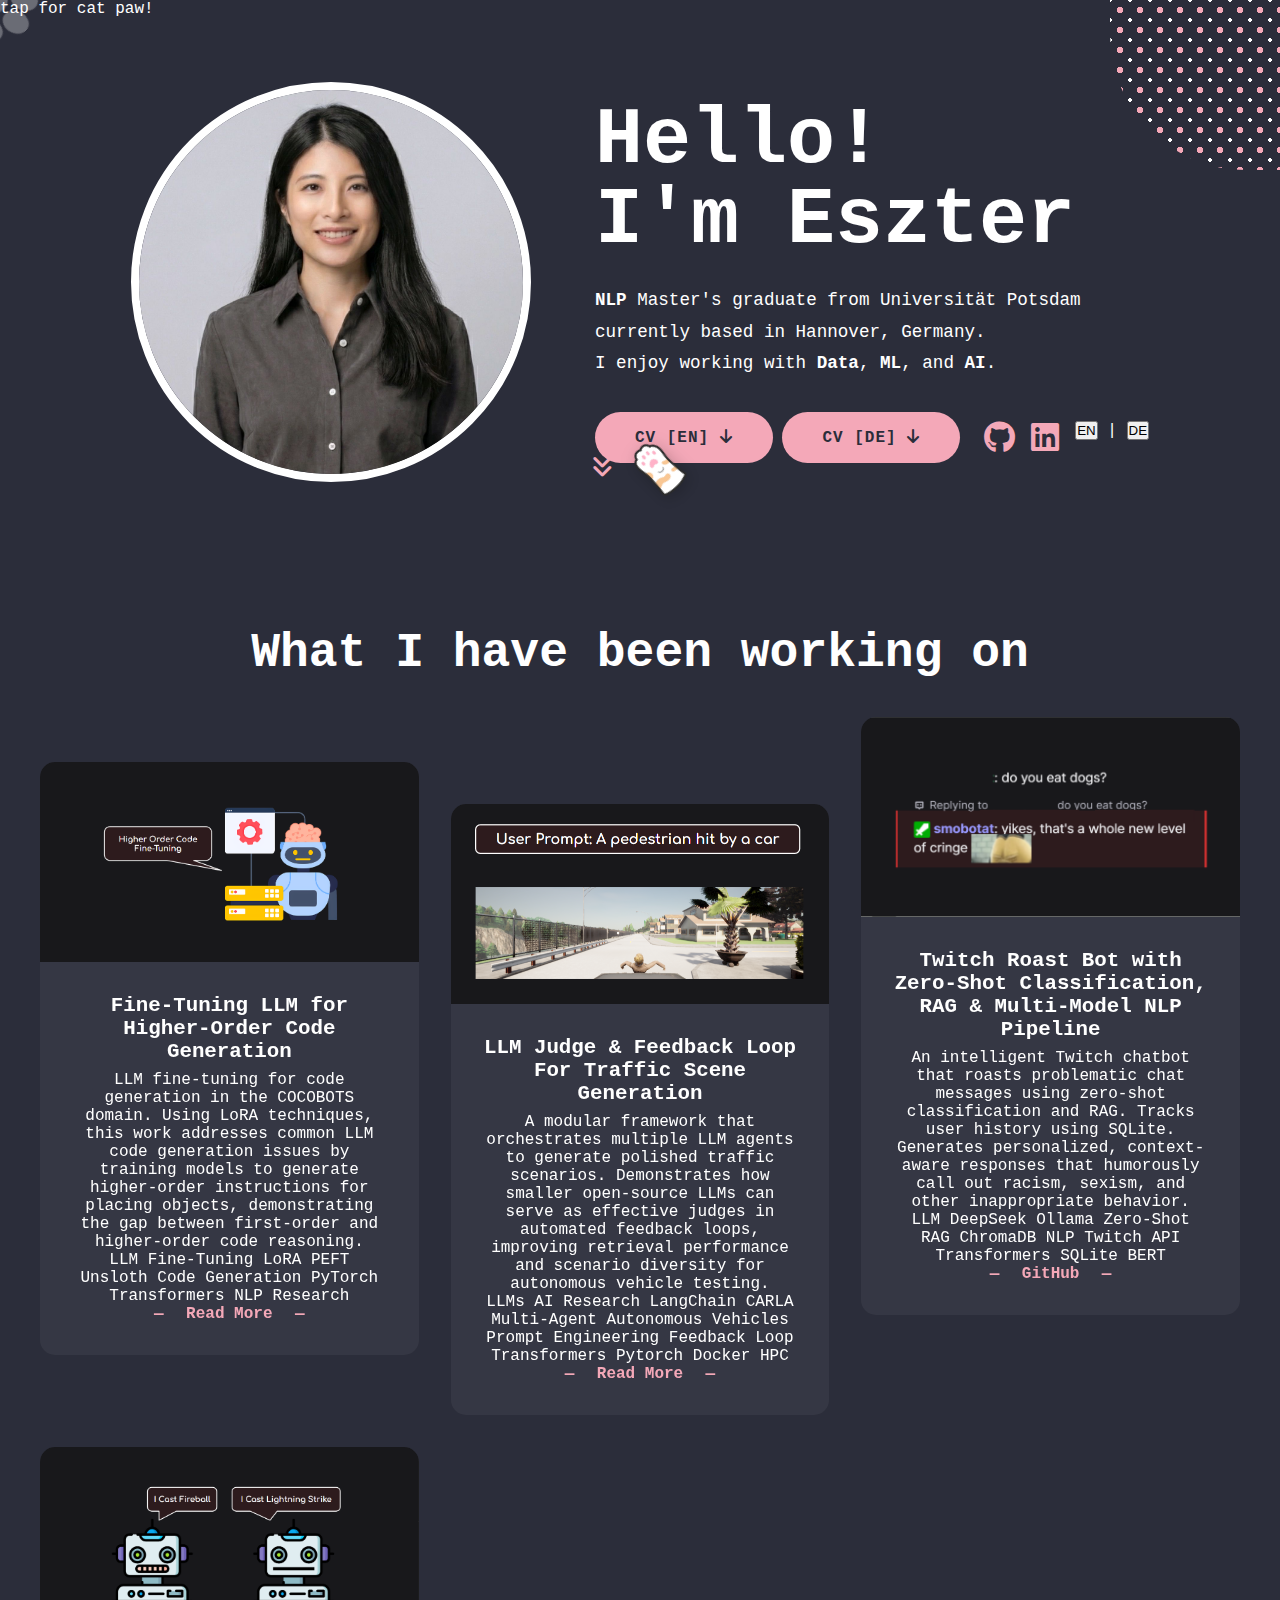
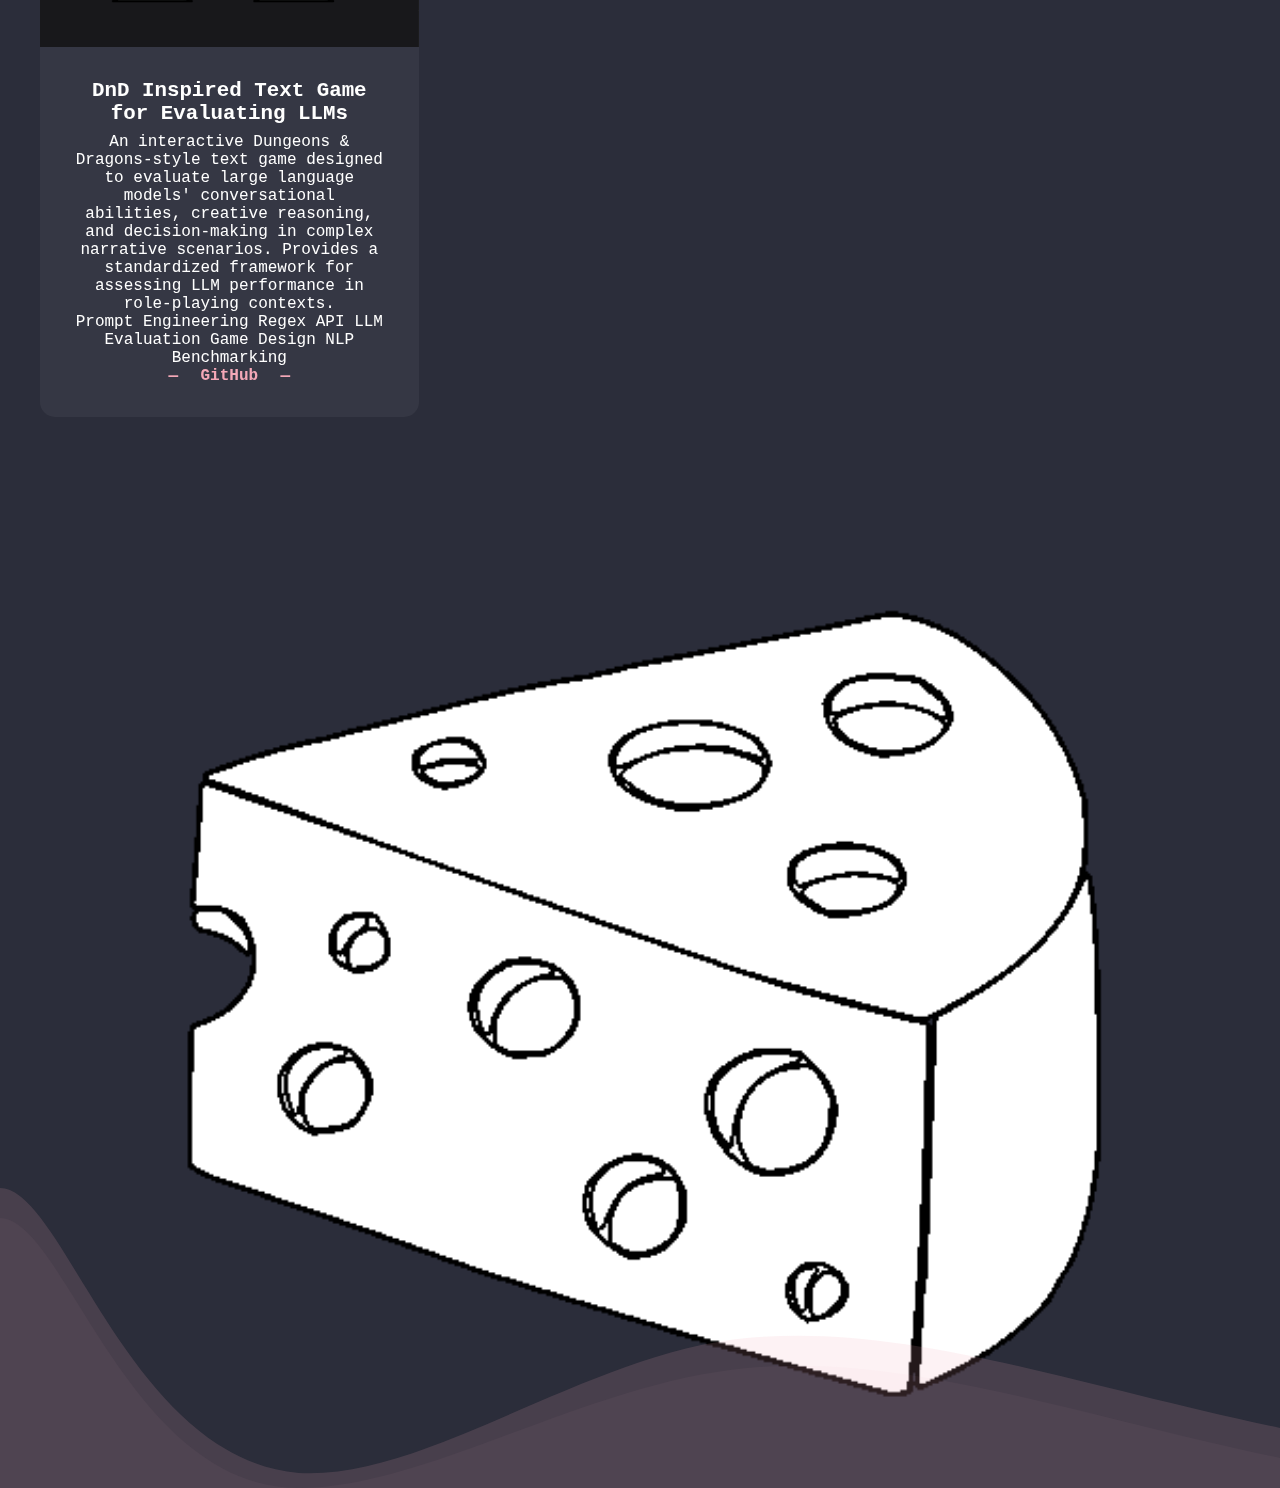
<file: index.html>
<!DOCTYPE html>
<!--
        ／＞　 フ
        | 　_　_| ayo this is 
      ／` ミ＿xノ Eszter's hideout
     /　　　　 |
    /　 ヽ　　 ﾉ
    │　　|　|　|
／￣|　　 |　|　|
(￣ヽ＿_ヽ_)__)
＼二)
-->
<html lang="en">
<head>
    <meta charset="UTF-8">
    <meta name="viewport" content="width=device-width, initial-scale=1.0">
    <meta name="description" content="My Portfolio">
    <title>Eszter's Portfolio</title>
    <link rel="icon" href="img/favicon.ico" type="image/x-icon">
    <link rel="stylesheet" href="css/base.css">
    <link rel="stylesheet" href="css/layout.css">
    <link rel="stylesheet" href="css/components/hero.css">
    <link rel="stylesheet" href="css/components/character.css">
    <link rel="stylesheet" href="css/components/articles.css">
    <link rel="stylesheet" href="css/utils/decorative.css">
    <link rel="stylesheet" href="css/utils/responsive.css">
    <link rel="stylesheet" href="https://cdnjs.cloudflare.com/ajax/libs/font-awesome/6.4.0/css/all.min.css">
    <link rel="preconnect" href="https://fonts.googleapis.com">
    <link rel="preconnect" href="https://fonts.gstatic.com" crossorigin>
    <link href="https://fonts.googleapis.com/css2?family=Inter:wght@400;500;600;700&display=swap" rel="stylesheet">
    <script src="js/main.js" defer></script>
</head>
<body>
    <div class="decorative-dots top-right"></div>
    <div class="mobile-tap-hint">tap for cat paw!</div>
    
    <main class="hero-section">
        <div class="container">
            <div class="hero-content">
                <div class="character-wrapper">
                    <div class="pink-circle">
                        <img src="img/profile_pic.jpeg" alt="Eszter's Profile" class="profile-image">
                    </div>
                </div>

                <div class="text-content">
                    <h1 class="main-heading" data-en="Hello!<br>I'm Eszter" data-de="Hallo!<br>Eszter hier">
                        Hello!<br>I'm Eszter
                    </h1>
                    <p class="subtitle" data-en="<span class='highlight'>NLP</span> Master's graduate from Universität Potsdam<br>currently based in Hannover, Germany.<br>I enjoy working with <span class='highlight'>Data</span>, <span class='highlight'>ML</span>, and <span class='highlight'>AI</span>." data-de="<span class='highlight'>NLP</span> Master-Absolventin der Universität Potsdam<br>derzeit in Hannover, Deutschland.<br>Ich arbeite gerne mit <span class='highlight'>Daten</span>, <span class='highlight'>ML</span> und <span class='highlight'>AI</span>.">
                        <span class="highlight">NLP</span> Master's graduate from Universität Potsdam
                        <br>currently based in Hannover, Germany.<br>
                        I enjoy working with <span class="highlight">Data</span>, <span class="highlight">ML</span>, and <span class="highlight">AI</span>.
                    </p>
                    <div class="action-links">
                        <div class="cv-buttons">
                            <a href="img/resume_EN_Eszter.pdf" download class="cta-button cv-btn-small">
                                CV [EN] <i class="fas fa-arrow-down"></i>
                            </a>
                            <a href="img/resume_DE_Eszter.pdf" download class="cta-button cv-btn-small">
                                CV [DE] <i class="fas fa-arrow-down"></i>
                            </a>
                        </div>
                        <div class="social-icons">
                            <a href="https://github.com/eszter-pai" target="_blank" aria-label="GitHub">
                                <i class="fab fa-github"></i>
                            </a>
                            <a href="https://www.linkedin.com/in/eszterpai/" target="_blank" aria-label="LinkedIn">
                                <i class="fab fa-linkedin"></i>
                            </a>
                            <div class="language-toggle">
                                <button class="lang-btn active" data-lang="en">EN</button>
                                <span class="lang-divider">|</span>
                                <button class="lang-btn" data-lang="de">DE</button>
                            </div>
                        </div>
                    </div>
                </div>
            </div>
        </div>
        
        <a href="#projects" class="scroll-down">
            <div class="scroll-arrows">
                <i class="fas fa-angle-double-down"></i>
            </div>
            <img src="img/cute-cat-paw-by-Vexels.png" alt="Scroll Down" class="paw-icon">
        </a>
    </main>

    <section class="articles-section" id="projects">
        <div class="container">
            <div class="section-header">
                <h2 data-en="What I have been working on" data-de="Woran ich gearbeitet habe">What I have been working on</h2>
            </div>
            
            <div class="articles-grid">
                <article class="article-card featured">
                    <div class="article-image">
                        <img src="img\twitch_bot_chat.PNG" alt="Twitch Roast Bot">
                    </div>
                    <div class="article-content">
                        <h3>Twitch Roast Bot with Zero-Shot Classification, RAG & Multi-Model NLP Pipeline</h3>
                        <p class="article-description">An intelligent Twitch chatbot that roasts problematic chat messages using zero-shot classification and RAG. Tracks user history using SQLite. Generates personalized, context-aware responses that humorously call out racism, sexism, and other inappropriate behavior.</p>
                        <div class="tech-tags">
                            <span class="tech-tag">LLM</span>
                            <span class="tech-tag">DeepSeek</span>
                            <span class="tech-tag">Ollama</span>
                            <span class="tech-tag">Zero-Shot</span>
                            <span class="tech-tag">RAG</span>
                            <span class="tech-tag">ChromaDB</span>
                            <span class="tech-tag">NLP</span>
                            <span class="tech-tag">Twitch API</span>
                            <span class="tech-tag">Transformers</span>
                            <span class="tech-tag">SQLite</span>
                            <span class="tech-tag">BERT</span>
                        </div>
                        <a href="https://github.com/eszter-pai/twitch-roaster/blob/main/README.md" target="_blank" class="read-more" data-en="GitHub" data-de="GitHub">Read More</a>
                    </div>
                </article>

                <article class="article-card">
                    <div class="article-image">
                        <img src="img\master_thesis_thumbnail.PNG" alt="Master Thesis">
                    </div>
                    <div class="article-content">
                        <h3>LLM Judge & Feedback Loop For Traffic Scene Generation</h3>
                        <p class="article-description">A modular framework that orchestrates multiple LLM agents to generate polished traffic scenarios. Demonstrates how smaller open-source LLMs can serve as effective judges in automated feedback loops, improving retrieval performance and scenario diversity for autonomous vehicle testing.</p>
                        <div class="tech-tags">
                            <span class="tech-tag">LLMs</span>
                            <span class="tech-tag">AI Research</span>
                            <span class="tech-tag">LangChain</span>
                            <span class="tech-tag">CARLA</span>
                            <span class="tech-tag">Multi-Agent</span>
                            <span class="tech-tag">Autonomous Vehicles</span>
                            <span class="tech-tag">Prompt Engineering</span>
                            <span class="tech-tag">Feedback Loop</span>
                            <span class="tech-tag">Transformers</span>
                            <span class="tech-tag">Pytorch</span>
                            <span class="tech-tag">Docker</span>
                            <span class="tech-tag">HPC</span>
                        </div>
                        <a href="master-thesis.html" class="read-more" data-en="Read More" data-de="Mehr Lesen">Read More</a>
                    </div>
                </article>

                <article class="article-card">
                    <div class="article-image">
                        <img src="img\bots_dnd.png" alt="DnD Game">
                    </div>
                    <div class="article-content">
                        <h3>DnD Inspired Text Game for Evaluating LLMs</h3>
                        <p class="article-description">An interactive Dungeons & Dragons-style text game designed to evaluate large language models' conversational abilities, creative reasoning, and decision-making in complex narrative scenarios. Provides a standardized framework for assessing LLM performance in role-playing contexts.</p>
                        <div class="tech-tags">
                            <span class="tech-tag">Prompt Engineering</span>
                            <span class="tech-tag">Regex</span>
                            <span class="tech-tag">API</span>
                            <span class="tech-tag">LLM Evaluation</span>
                            <span class="tech-tag">Game Design</span>
                            <span class="tech-tag">NLP</span>
                            <span class="tech-tag">Benchmarking</span>
                        </div>
                        <a href="https://github.com/eszter-pai/clembench/blob/main/games/dnd/README.md" target="_blank" class="read-more" data-en="GitHub" data-de="GitHub">GitHub</a>
                    </div>
                </article>

                <article class="article-card">
                    <div class="article-image">
                        <img src="img\cocobot_finetune.PNG" alt="COCOBOTS Fine-Tuning">
                    </div>
                    <div class="article-content">
                        <h3>Fine-Tuning LLM for Higher-Order Code Generation</h3>
                        <p class="article-description">LLM fine-tuning for code generation in the COCOBOTS domain. Using LoRA techniques, this work addresses common LLM code generation issues by training models to generate higher-order instructions for placing objects, demonstrating the gap between first-order and higher-order code reasoning.</p>
                        <div class="tech-tags">
                            <span class="tech-tag">LLM Fine-Tuning</span>
                            <span class="tech-tag">LoRA</span>
                            <span class="tech-tag">PEFT</span>
                            <span class="tech-tag">Unsloth</span>
                            <span class="tech-tag">Code Generation</span>
                            <span class="tech-tag">PyTorch</span>
                            <span class="tech-tag">Transformers</span>
                            <span class="tech-tag">NLP Research</span>
                        </div>
                        <a href="cocobots-finetuning.html" class="read-more" data-en="Read More" data-de="Mehr Lesen">Read More</a>
                    </div>
                </article>
            </div>
        </div>
    </section>

    <svg class="decorative-wave" viewBox="0 0 1200 200" preserveAspectRatio="none">
        <path d="M 0 0 C 60 0 120 180 280 190 C 400 195 550 110 700 100 C 850 90 1000 130 1200 160 L 1200 200 L 0 200 Z" 
              fill="rgba(244, 168, 184, 0.15)"/>
        <path d="M 0 20 C 60 20 120 200 280 200 C 400 200 550 130 700 120 C 850 110 1000 150 1200 180 L 1200 200 L 0 200 Z" 
              fill="rgba(244, 168, 184, 0.08)" opacity="0.6"/>
    </svg>

</body>
</html>
</file>
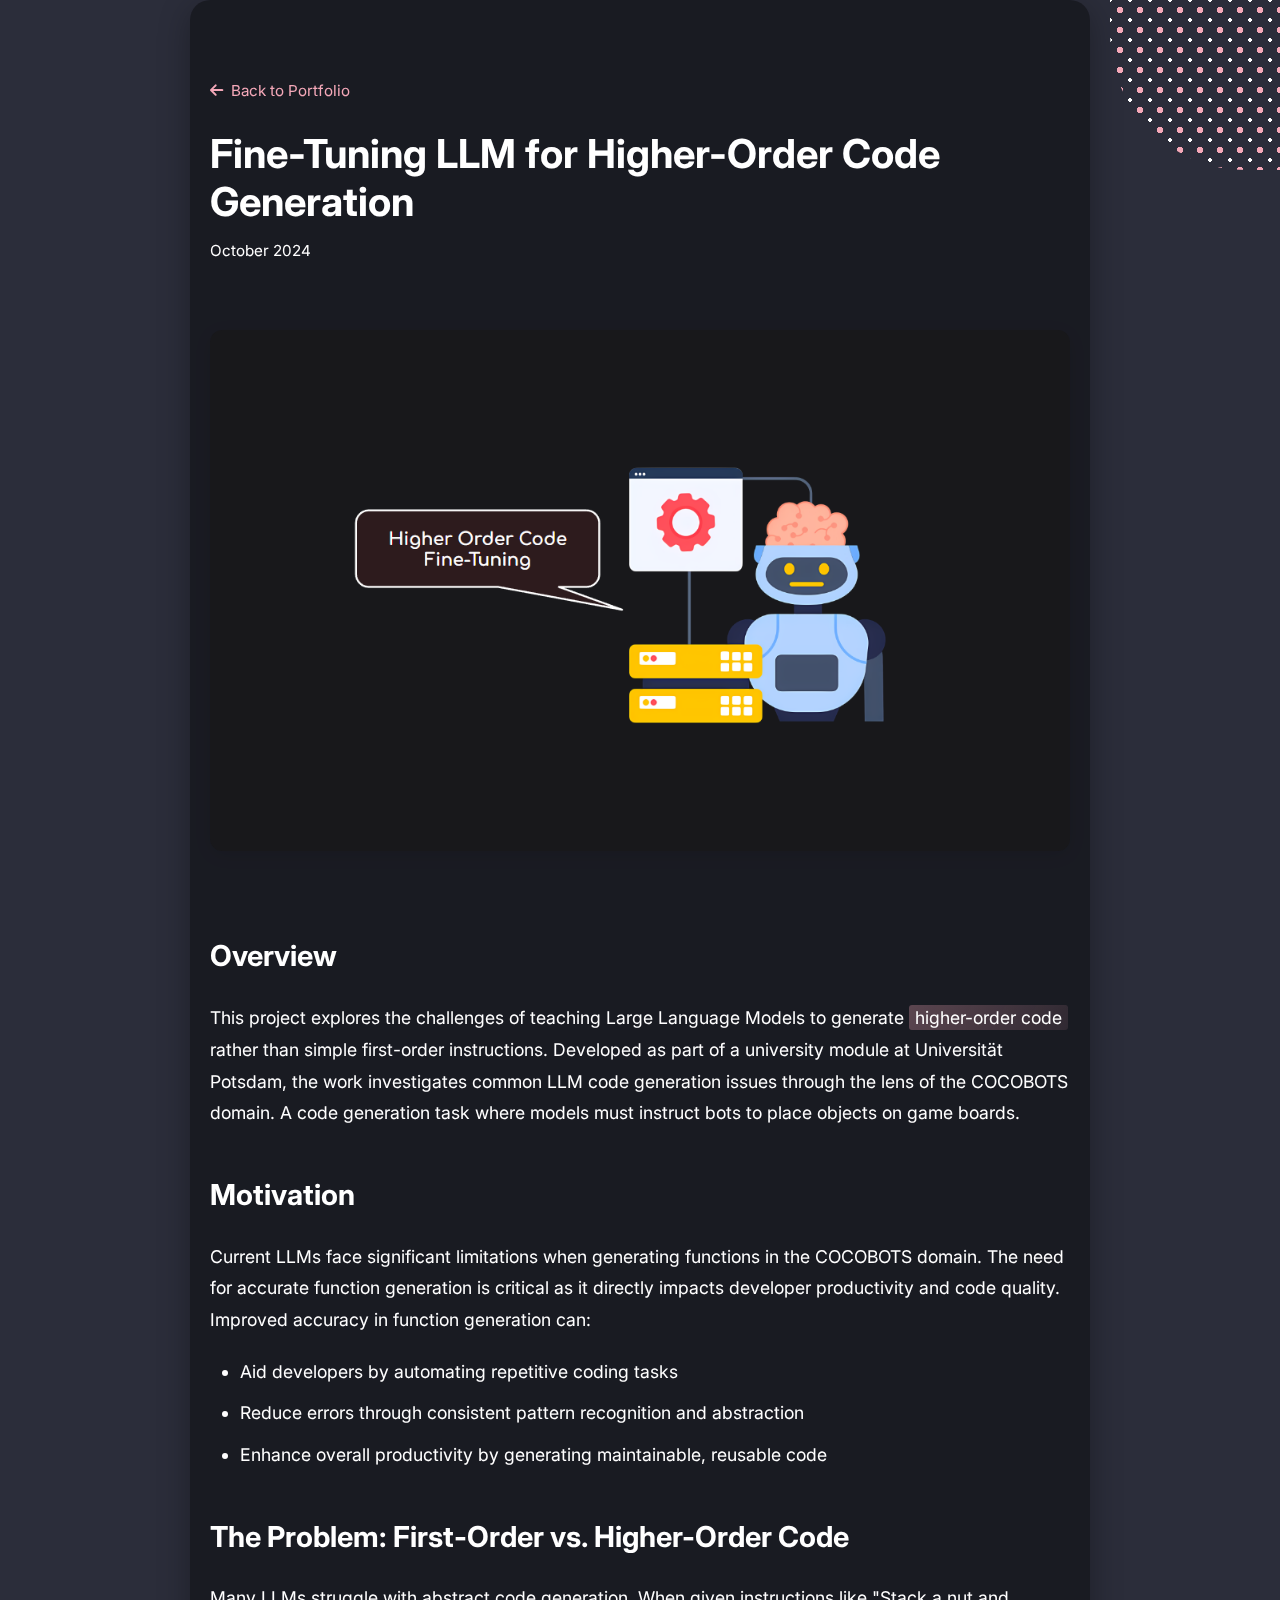
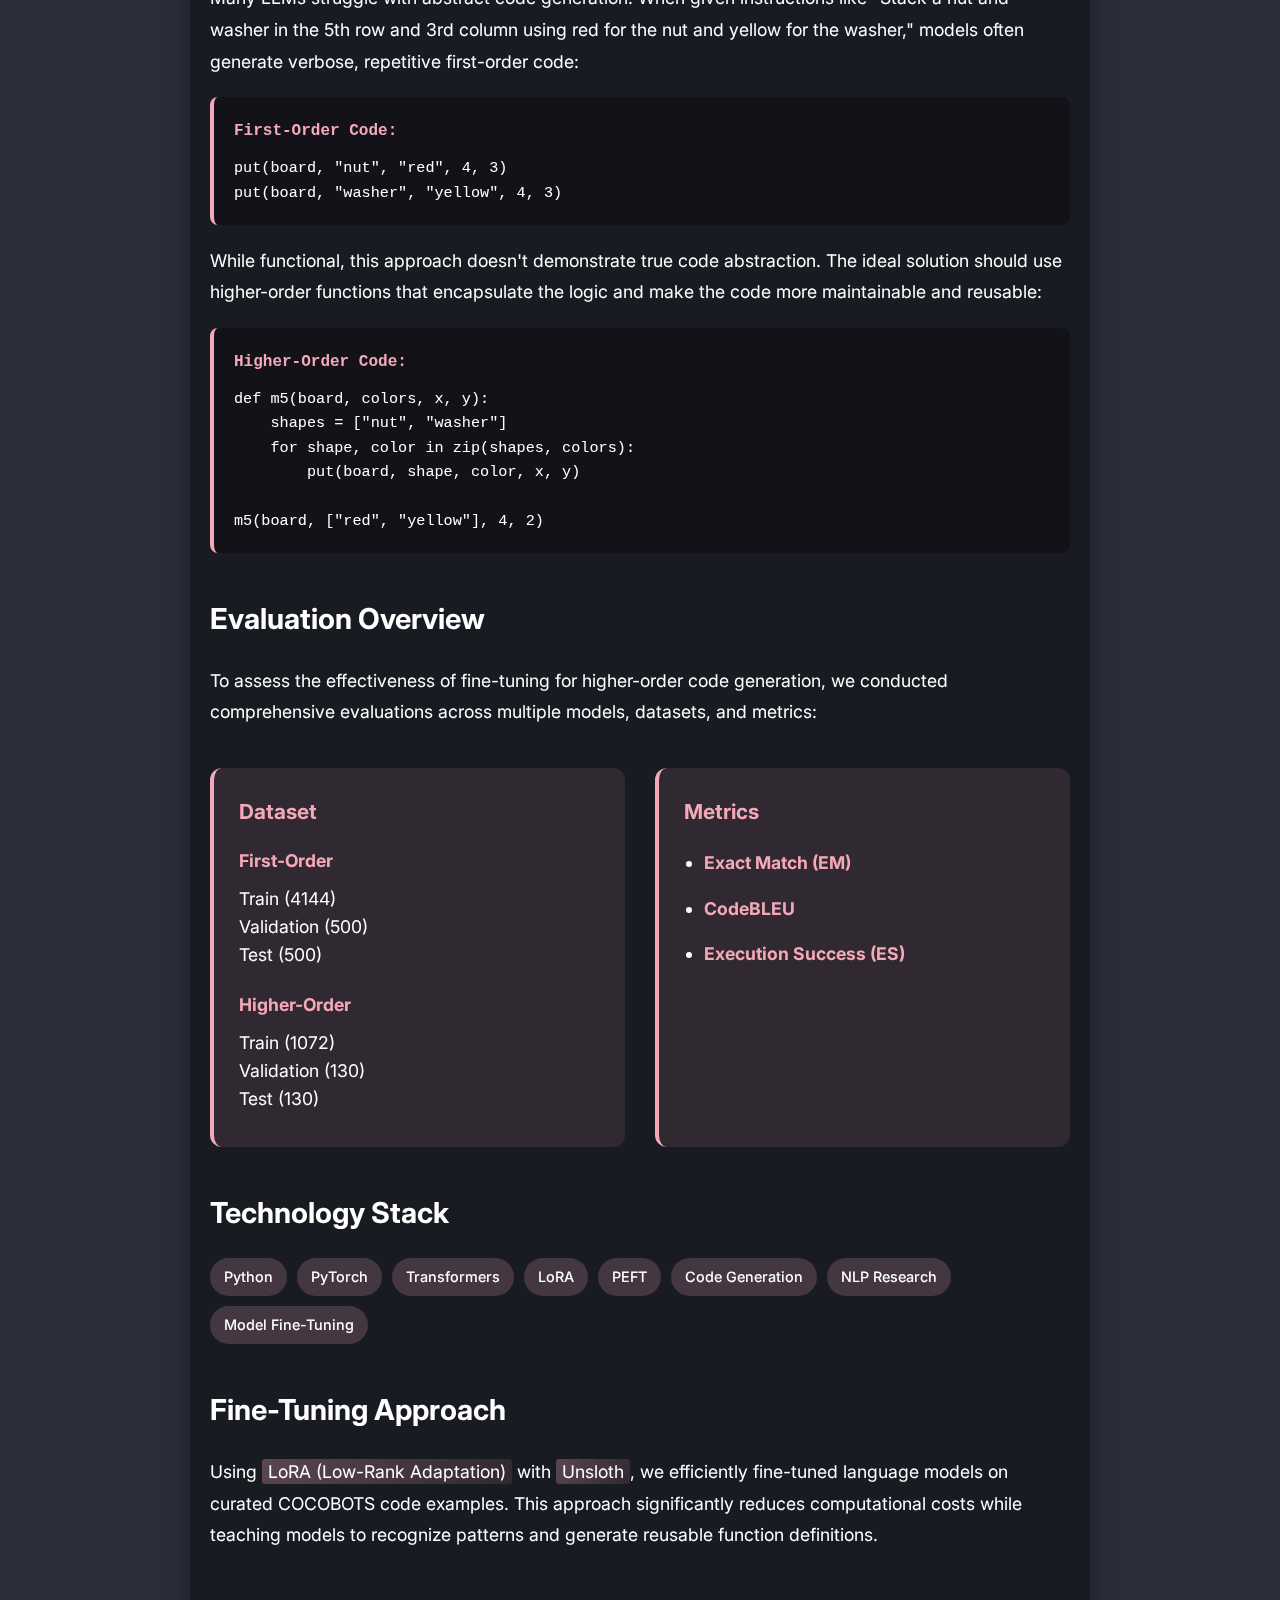
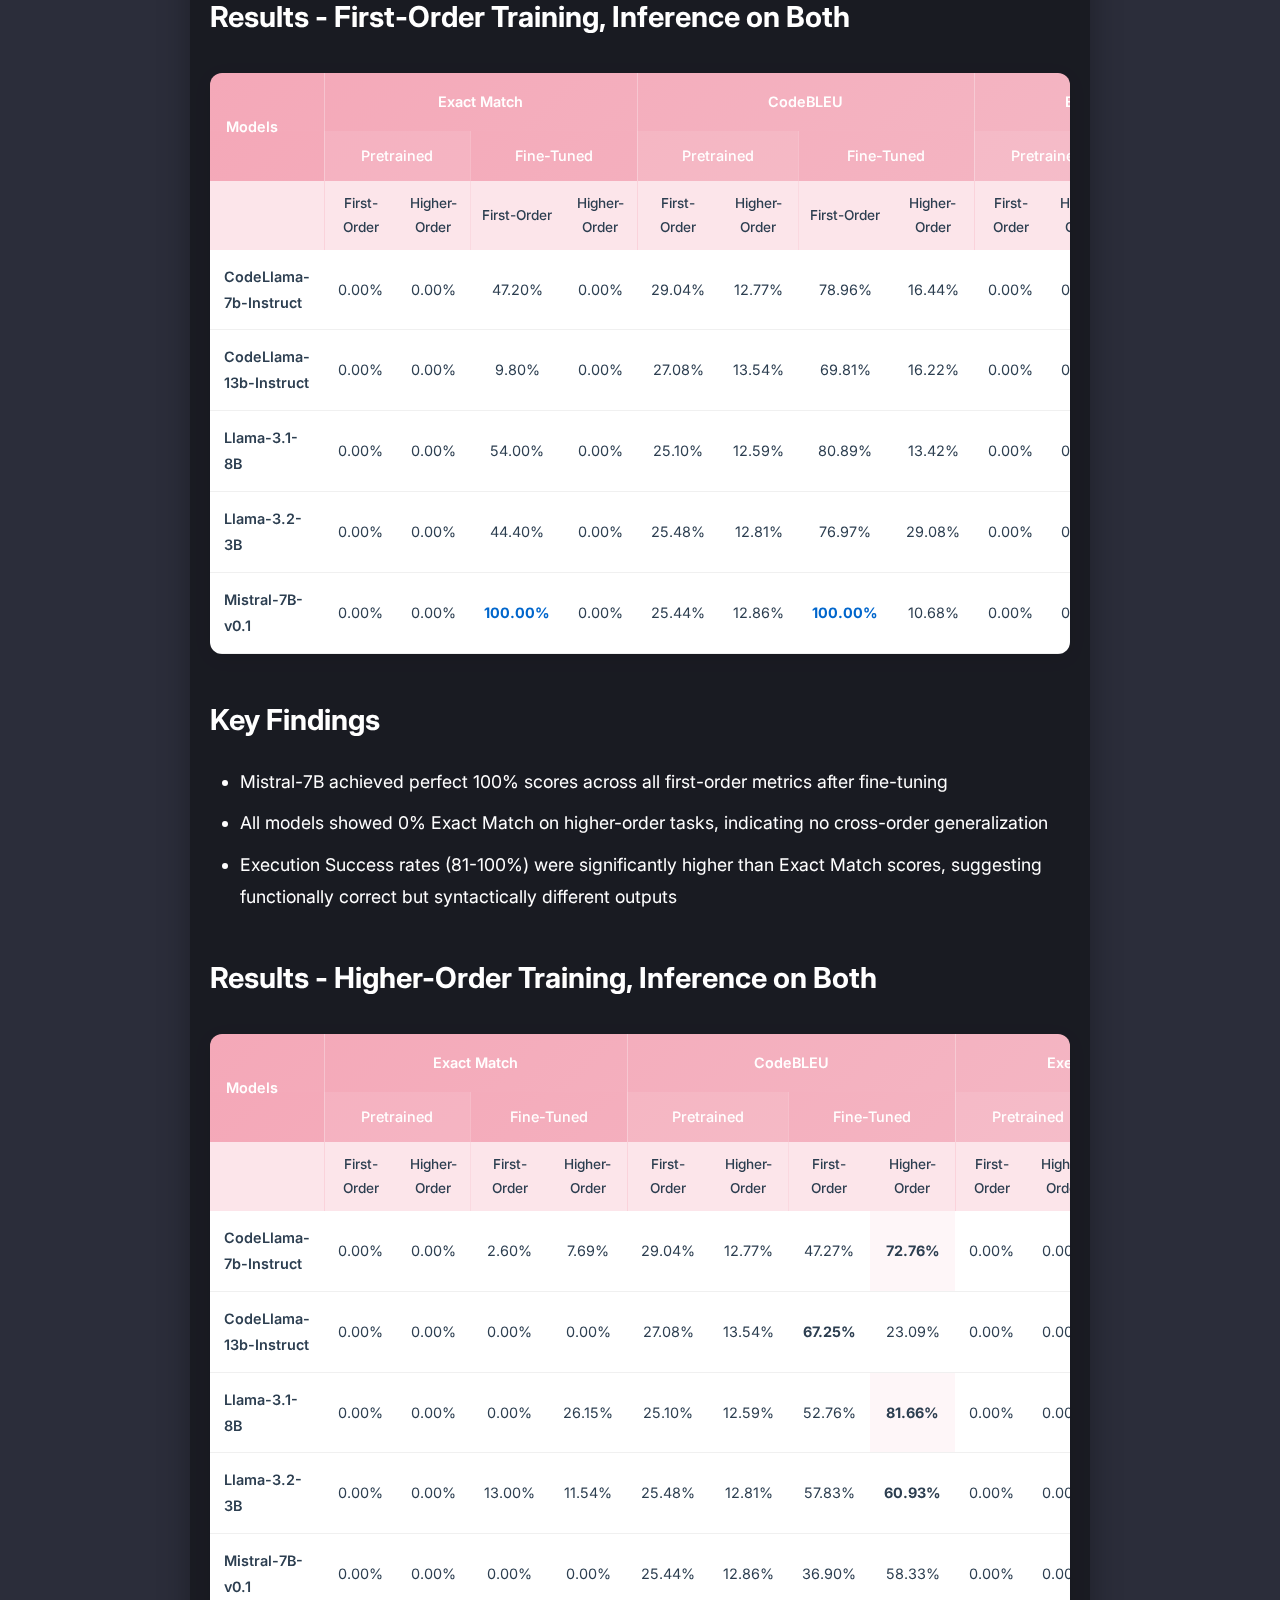
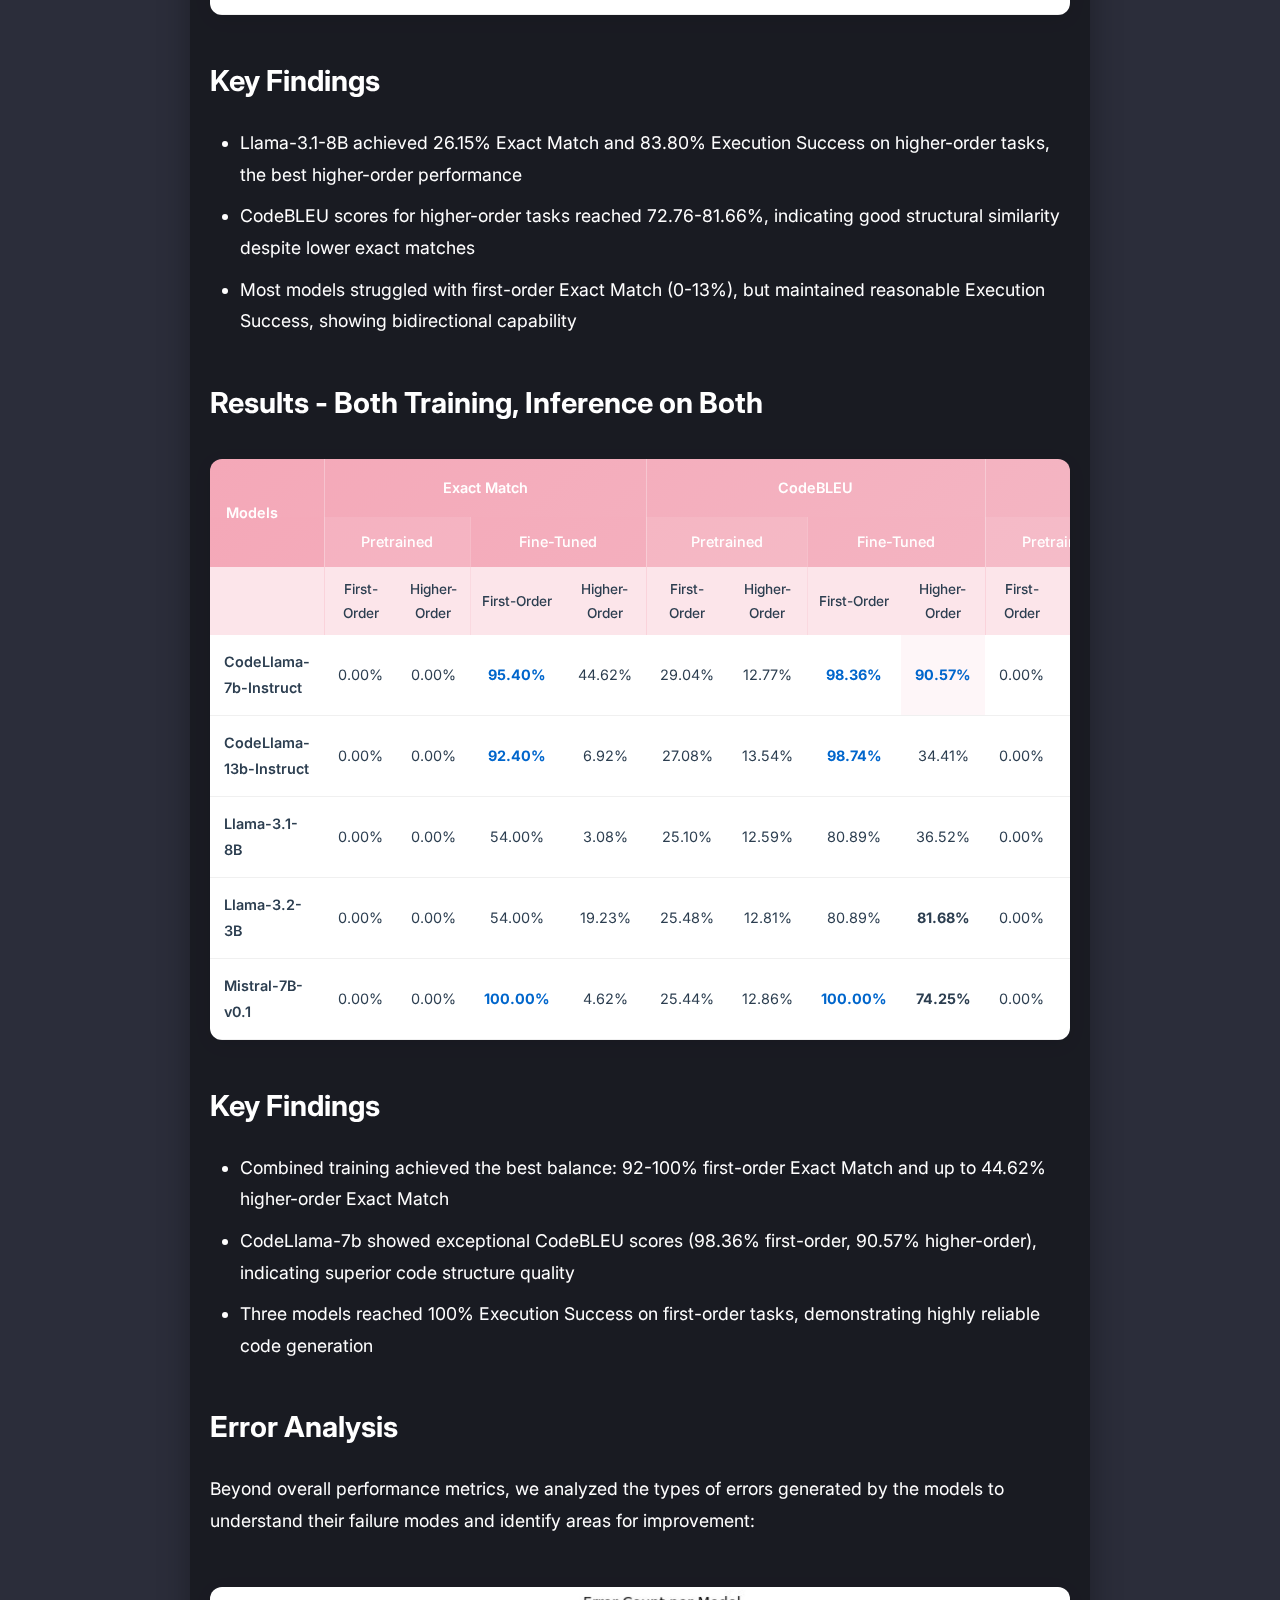
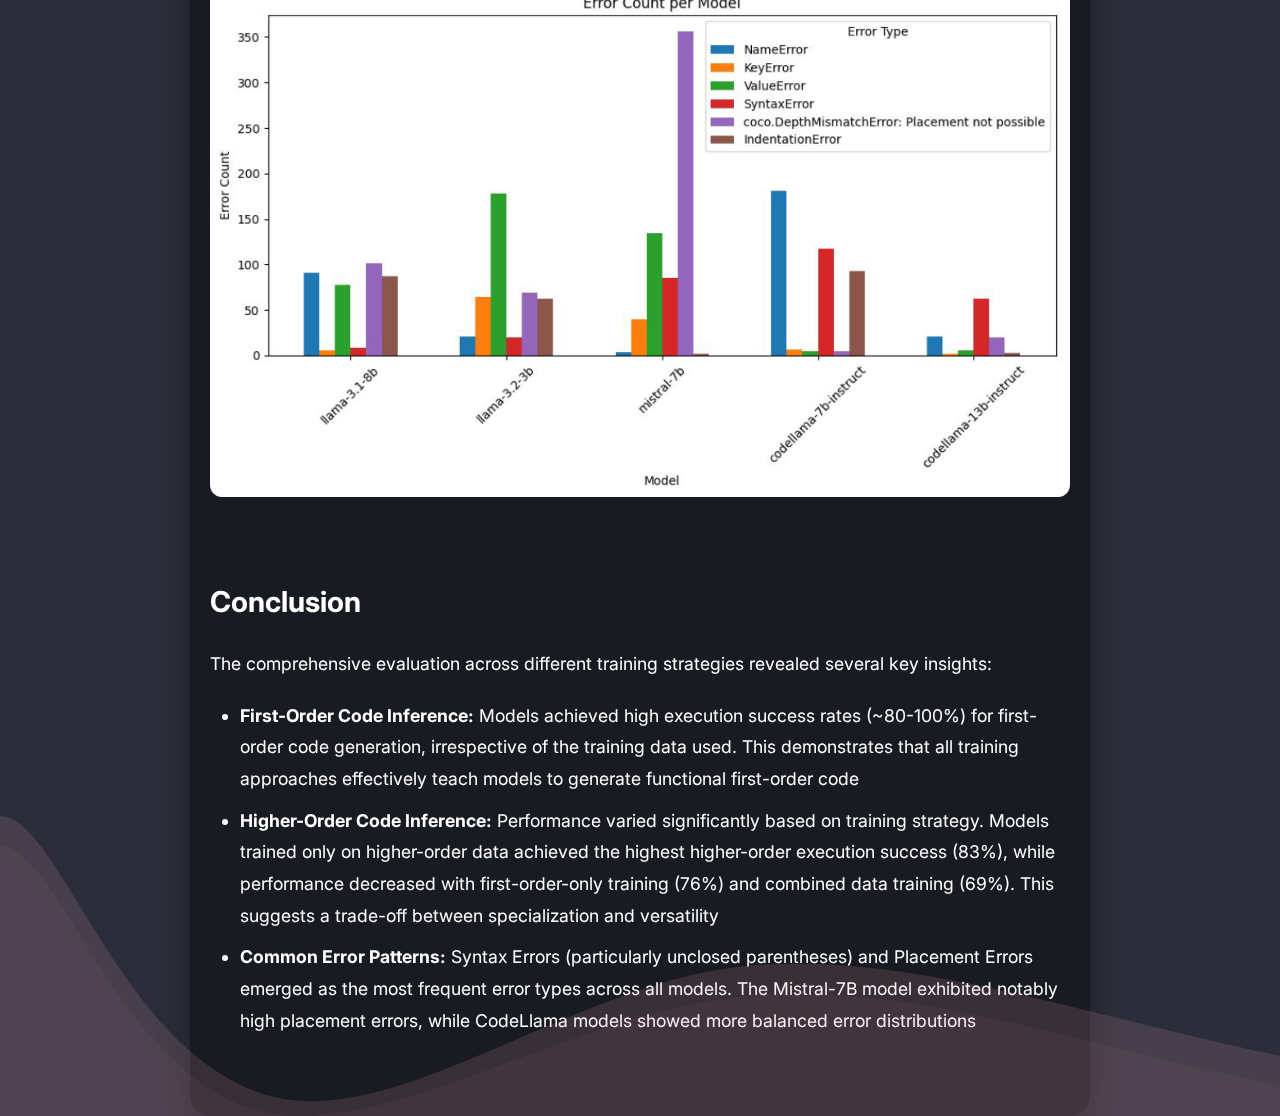
<file: cocobots-finetuning.html>
<!DOCTYPE html>
<html lang="en">
<head>
    <meta charset="UTF-8">
    <meta name="viewport" content="width=device-width, initial-scale=1.0">
    <meta name="description" content="Fine-Tuning LLM for Higher-Order Code Generation in COCOBOTS">
    <title>COCOBOTS Fine-Tuning - Eszter's Portfolio</title>
    <link rel="stylesheet" href="css/base.css">
    <link rel="stylesheet" href="css/layout.css">
    <link rel="stylesheet" href="css/utils/decorative.css">
    <link rel="stylesheet" href="css/utils/responsive.css">
    <link rel="stylesheet" href="https://cdnjs.cloudflare.com/ajax/libs/font-awesome/6.4.0/css/all.min.css">
    <link rel="preconnect" href="https://fonts.googleapis.com">
    <link rel="preconnect" href="https://fonts.gstatic.com" crossorigin>
    <link href="https://fonts.googleapis.com/css2?family=Inter:wght@400;500;600;700&family=Playfair+Display:wght@700;800&display=swap" rel="stylesheet">
    <style>
        body {
            font-family: 'Inter', -apple-system, BlinkMacSystemFont, 'Segoe UI', sans-serif;
        }

        .blog-post {
            max-width: 900px;
            margin: 0 auto;
            padding: 80px 20px 60px;
            background: rgba(0, 0, 0, 0.4);
            backdrop-filter: blur(10px);
            border-radius: 20px;
            box-shadow: 0 8px 32px rgba(0, 0, 0, 0.3);
        }

        .back-link {
            display: inline-flex;
            align-items: center;
            gap: 8px;
            color: #f4a8b8;
            text-decoration: none;
            font-size: 0.95rem;
            margin-bottom: 30px;
            transition: transform 0.2s ease;
            font-family: 'Inter', -apple-system, BlinkMacSystemFont, 'Segoe UI', sans-serif;
        }

        .back-link:hover {
            transform: translateX(-5px);
        }

        .post-header {
            margin-bottom: 40px;
        }

        .post-title {
            font-size: 2.5rem;
            color: white;
            margin-bottom: 15px;
            line-height: 1.2;
            font-family: 'Inter', -apple-system, BlinkMacSystemFont, 'Segoe UI', sans-serif;
            font-weight: 700;
        }

        .post-meta {
            color: white;
            font-size: 0.95rem;
        }

        .post-image {
            width: 100%;
            border-radius: 12px;
            margin: 30px 0;
            box-shadow: 0 4px 20px rgba(0, 0, 0, 0.1);
        }

        .post-content {
            font-size: 1.1rem;
            line-height: 1.8;
            color: white;
        }

        .post-content h2 {
            font-size: 1.8rem;
            color: white;
            margin: 40px 0 20px;
            font-family: 'Inter', -apple-system, BlinkMacSystemFont, 'Segoe UI', sans-serif;
            font-weight: 700;
        }

        .post-content h3 {
            font-size: 1.4rem;
            color: white;
            margin: 30px 0 15px;
            font-family: 'Inter', -apple-system, BlinkMacSystemFont, 'Segoe UI', sans-serif;
            font-weight: 700;
        }

        .post-content p {
            margin-bottom: 20px;
        }

        .post-content ul, .post-content ol {
            margin: 20px 0;
            padding-left: 30px;
        }

        .post-content li {
            margin-bottom: 10px;
        }

        .highlight {
            background: linear-gradient(120deg, rgba(244, 168, 184, 0.3) 0%, rgba(244, 168, 184, 0.1) 100%);
            padding: 2px 6px;
            border-radius: 3px;
        }

        .tech-stack {
            display: flex;
            flex-wrap: wrap;
            gap: 10px;
            margin: 20px 0;
        }

        .tech-tag {
            background: rgba(244, 168, 184, 0.2);
            color: white;
            padding: 6px 14px;
            border-radius: 20px;
            font-size: 0.9rem;
            font-weight: 500;
        }

        .code-example {
            background: rgba(0, 0, 0, 0.3);
            border-left: 4px solid #f4a8b8;
            padding: 20px;
            border-radius: 8px;
            margin: 20px 0;
            font-family: 'Courier New', monospace;
            overflow-x: auto;
        }

        .code-example h4 {
            color: #f4a8b8;
            margin-bottom: 10px;
            font-size: 1rem;
        }

        .code-example pre {
            margin: 0;
            color: white;
            font-size: 0.95rem;
            line-height: 1.6;
        }

        @media (max-width: 768px) {
            .post-title {
                font-size: 2rem;
            }

            .post-content {
                font-size: 1rem;
            }
        }

        /* Results Table Styles */
        .results-table-wrapper {
            overflow-x: auto;
            margin: 30px 0;
            border-radius: 12px;
            box-shadow: 0 4px 20px rgba(0, 0, 0, 0.1);
        }

        .results-table {
            width: 100%;
            border-collapse: collapse;
            background: white;
            font-size: 0.9rem;
            font-family: 'Inter', sans-serif;
        }

        .results-table thead tr:first-child {
            background: linear-gradient(135deg, #f4a8b8 0%, #f4b8c5 100%);
        }

        .results-table thead tr:nth-child(2) {
            background: linear-gradient(135deg, #f4a8b8 0%, #f4b8c5 100%);
        }

        .results-table thead tr:nth-child(3) {
            background: rgba(244, 168, 184, 0.3);
        }

        .results-table th {
            padding: 16px;
            color: white;
            font-weight: 600;
        }

        .results-table thead tr:nth-child(3) th {
            padding: 10px;
            color: #2c3e50;
            font-weight: 500;
            font-size: 0.85rem;
        }

        .results-table th.left-align {
            text-align: left;
        }

        .results-table th.center-align {
            text-align: center;
        }

        .results-table th.subheader-padding {
            padding: 12px;
            font-weight: 500;
        }

        .results-table th.border-right {
            border-right: 1px solid rgba(255, 255, 255, 0.3);
        }

        .results-table th.border-right-light {
            border-right: 1px solid rgba(255, 255, 255, 0.2);
        }

        .results-table th.border-right-pink {
            border-right: 1px solid rgba(244, 168, 184, 0.3);
        }

        .results-table th.border-right-pink-light {
            border-right: 1px solid rgba(244, 168, 184, 0.2);
        }

        .results-table th.bg-highlight {
            background: rgba(255, 255, 255, 0.1);
        }

        .results-table tbody tr {
            border-bottom: 1px solid #f0f0f0;
            transition: background-color 0.2s ease;
        }

        .results-table tbody tr:hover {
            background-color: rgba(244, 168, 184, 0.05);
        }

        .results-table td {
            padding: 14px;
            text-align: center;
            color: #2c3e50;
        }

        .results-table td.model-name {
            text-align: left;
            font-weight: 600;
        }

        .results-table td.score-perfect {
            color: #0066cc;
            font-weight: 700;
        }

        .results-table td.score-high {
            font-weight: 700;
        }

        .results-table td.bg-highlight-pink {
            background: rgba(244, 168, 184, 0.1);
        }

        .evaluation-grid {
            display: grid;
            grid-template-columns: repeat(auto-fit, minmax(280px, 1fr));
            gap: 30px;
            margin: 40px 0;
        }

        .evaluation-card {
            background: rgba(244, 168, 184, 0.1);
            padding: 25px;
            border-radius: 12px;
            border-left: 4px solid #f4a8b8;
        }

        .evaluation-card h3 {
            color: #f4a8b8;
            margin-top: 0;
            font-size: 1.3rem;
        }

        .evaluation-card ul {
            margin: 0;
            padding-left: 20px;
            line-height: 2;
        }

        .evaluation-card p {
            margin: 8px 0;
            line-height: 1.6;
        }

        .evaluation-card strong {
            color: #f4a8b8;
        }
    </style>
</head>
<body>
    <div class="decorative-dots top-right"></div>

    <article class="blog-post">
        <a href="index.html" class="back-link">
            <i class="fas fa-arrow-left"></i>
            Back to Portfolio
        </a>

        <header class="post-header">
            <h1 class="post-title">Fine-Tuning LLM for Higher-Order Code Generation</h1>
            <p class="post-meta">
                <time datetime="2024-10-15">October 2024</time>
            </p>
        </header>

        <div class="post-content">
            <img src="img/cocobot_finetune.PNG" alt="COCOBOTS Fine-Tuning Project" class="post-image">
            
            <h2>Overview</h2>
            <p>
                This project explores the challenges of teaching Large Language Models to generate <span class="highlight">higher-order code</span> 
                rather than simple first-order instructions. Developed as part of a university module at Universität Potsdam, 
                the work investigates common LLM code generation issues through the lens of the COCOBOTS domain. A code generation 
                task where models must instruct bots to place objects on game boards.
            </p>

            <h2>Motivation</h2>
            <p>
                Current LLMs face significant limitations when generating functions in the COCOBOTS domain. The need for accurate 
                function generation is critical as it directly impacts developer productivity and code quality. Improved accuracy 
                in function generation can:
            </p>
            <ul>
                <li>Aid developers by automating repetitive coding tasks</li>
                <li>Reduce errors through consistent pattern recognition and abstraction</li>
                <li>Enhance overall productivity by generating maintainable, reusable code</li>
            </ul>

            <h2>The Problem: First-Order vs. Higher-Order Code</h2>
            <p>
                Many LLMs struggle with abstract code generation. When given instructions like "Stack a nut and washer in the 5th row 
                and 3rd column using red for the nut and yellow for the washer," models often generate verbose, repetitive first-order code:
            </p>

            <div class="code-example">
                <h4>First-Order Code:</h4>
                <pre>put(board, "nut", "red", 4, 3)
put(board, "washer", "yellow", 4, 3)</pre>
            </div>

            <p>
                While functional, this approach doesn't demonstrate true code abstraction. The ideal solution should use higher-order 
                functions that encapsulate the logic and make the code more maintainable and reusable:
            </p>

            <div class="code-example">
                <h4>Higher-Order Code:</h4>
                <pre>def m5(board, colors, x, y):
    shapes = ["nut", "washer"]
    for shape, color in zip(shapes, colors):
        put(board, shape, color, x, y)

m5(board, ["red", "yellow"], 4, 2)</pre>
            </div>

            <h2>Evaluation Overview</h2>
            <p>
                To assess the effectiveness of fine-tuning for higher-order code generation, we conducted comprehensive 
                evaluations across multiple models, datasets, and metrics:
            </p>

            <div class="evaluation-grid">
                <div class="evaluation-card">
                    <h3>Dataset</h3>
                    <div style="margin-bottom: 20px;">
                        <strong>First-Order</strong>
                        <p>Train (4144)<br>Validation (500)<br>Test (500)</p>
                    </div>
                    <div>
                        <strong>Higher-Order</strong>
                        <p>Train (1072)<br>Validation (130)<br>Test (130)</p>
                    </div>
                </div>

                <div class="evaluation-card">
                    <h3>Metrics</h3>
                    <ul>
                        <li><strong>Exact Match (EM)</strong></li>
                        <li><strong>CodeBLEU</strong></li>
                        <li><strong>Execution Success (ES)</strong></li>
                    </ul>
                </div>
            </div>

            <h2>Technology Stack</h2>
            <div class="tech-stack">
                <span class="tech-tag">Python</span>
                <span class="tech-tag">PyTorch</span>
                <span class="tech-tag">Transformers</span>
                <span class="tech-tag">LoRA</span>
                <span class="tech-tag">PEFT</span>
                <span class="tech-tag">Code Generation</span>
                <span class="tech-tag">NLP Research</span>
                <span class="tech-tag">Model Fine-Tuning</span>
            </div>

            <h2>Fine-Tuning Approach</h2>
            <p>
                Using <span class="highlight">LoRA (Low-Rank Adaptation)</span> with <span class="highlight">Unsloth</span>, 
                we efficiently fine-tuned language models on curated COCOBOTS code examples. This approach significantly reduces 
                computational costs while teaching models to recognize patterns and generate reusable function definitions.
            </p>

            <h2>Results - First-Order Training, Inference on Both</h2>

            <div class="results-table-wrapper">
                <table class="results-table">
                    <thead>
                        <tr>
                            <th rowspan="2" class="left-align border-right">Models</th>
                            <th colspan="4" class="center-align border-right">Exact Match</th>
                            <th colspan="4" class="center-align border-right">CodeBLEU</th>
                            <th colspan="4" class="center-align">Execution Success</th>
                        </tr>
                        <tr>
                            <th colspan="2" class="center-align subheader-padding border-right-light bg-highlight">Pretrained</th>
                            <th colspan="2" class="center-align subheader-padding border-right">Fine-Tuned</th>
                            <th colspan="2" class="center-align subheader-padding border-right-light bg-highlight">Pretrained</th>
                            <th colspan="2" class="center-align subheader-padding border-right">Fine-Tuned</th>
                            <th colspan="2" class="center-align subheader-padding border-right-light bg-highlight">Pretrained</th>
                            <th colspan="2" class="center-align subheader-padding">Fine-Tuned</th>
                        </tr>
                        <tr>
                            <th class="border-right-pink"></th>
                            <th>First-Order</th>
                            <th class="border-right-pink-light">Higher-Order</th>
                            <th>First-Order</th>
                            <th class="border-right-pink">Higher-Order</th>
                            <th>First-Order</th>
                            <th class="border-right-pink-light">Higher-Order</th>
                            <th>First-Order</th>
                            <th class="border-right-pink">Higher-Order</th>
                            <th>First-Order</th>
                            <th class="border-right-pink-light">Higher-Order</th>
                            <th>First-Order</th>
                            <th>Higher-Order</th>
                        </tr>
                    </thead>
                    <tbody>
                        <tr>
                            <td class="model-name">CodeLlama-7b-Instruct</td>
                            <td>0.00%</td>
                            <td>0.00%</td>
                            <td>47.20%</td>
                            <td>0.00%</td>
                            <td>29.04%</td>
                            <td>12.77%</td>
                            <td>78.96%</td>
                            <td>16.44%</td>
                            <td>0.00%</td>
                            <td>0.00%</td>
                            <td class="score-high bg-highlight-pink">91.40%</td>
                            <td>14.60%</td>
                        </tr>
                        <tr>
                            <td class="model-name">CodeLlama-13b-Instruct</td>
                            <td>0.00%</td>
                            <td>0.00%</td>
                            <td>9.80%</td>
                            <td>0.00%</td>
                            <td>27.08%</td>
                            <td>13.54%</td>
                            <td>69.81%</td>
                            <td>16.22%</td>
                            <td>0.00%</td>
                            <td>0.00%</td>
                            <td class="score-high bg-highlight-pink">84.80%</td>
                            <td>11.50%</td>
                        </tr>
                        <tr>
                            <td class="model-name">Llama-3.1-8B</td>
                            <td>0.00%</td>
                            <td>0.00%</td>
                            <td>54.00%</td>
                            <td>0.00%</td>
                            <td>25.10%</td>
                            <td>12.59%</td>
                            <td>80.89%</td>
                            <td>13.42%</td>
                            <td>0.00%</td>
                            <td>0.00%</td>
                            <td class="score-high bg-highlight-pink">100%</td>
                            <td>76.92%</td>
                        </tr>
                        <tr>
                            <td class="model-name">Llama-3.2-3B</td>
                            <td>0.00%</td>
                            <td>0.00%</td>
                            <td>44.40%</td>
                            <td>0.00%</td>
                            <td>25.48%</td>
                            <td>12.81%</td>
                            <td>76.97%</td>
                            <td>29.08%</td>
                            <td>0.00%</td>
                            <td>0.00%</td>
                            <td class="score-high bg-highlight-pink">81%</td>
                            <td>4.60%</td>
                        </tr>
                        <tr>
                            <td class="model-name">Mistral-7B-v0.1</td>
                            <td>0.00%</td>
                            <td>0.00%</td>
                            <td class="score-perfect">100.00%</td>
                            <td>0.00%</td>
                            <td>25.44%</td>
                            <td>12.86%</td>
                            <td class="score-perfect">100.00%</td>
                            <td>10.68%</td>
                            <td>0.00%</td>
                            <td>0.00%</td>
                            <td class="score-perfect bg-highlight-pink">100%</td>
                            <td>65.38%</td>
                        </tr>
                    </tbody>
                </table>
            </div>

            <h2>Key Findings</h2>
            <ul>
                <li>Mistral-7B achieved perfect 100% scores across all first-order metrics after fine-tuning</li>
                <li>All models showed 0% Exact Match on higher-order tasks, indicating no cross-order generalization</li>
                <li>Execution Success rates (81-100%) were significantly higher than Exact Match scores, suggesting functionally correct but syntactically different outputs</li>
            </ul>

            <h2>Results - Higher-Order Training, Inference on Both</h2>

            <div class="results-table-wrapper">
                <table class="results-table">
                    <thead>
                        <tr>
                            <th rowspan="2" class="left-align border-right">Models</th>
                            <th colspan="4" class="center-align border-right">Exact Match</th>
                            <th colspan="4" class="center-align border-right">CodeBLEU</th>
                            <th colspan="4" class="center-align">Execution Success</th>
                        </tr>
                        <tr>
                            <th colspan="2" class="center-align subheader-padding border-right-light bg-highlight">Pretrained</th>
                            <th colspan="2" class="center-align subheader-padding border-right">Fine-Tuned</th>
                            <th colspan="2" class="center-align subheader-padding border-right-light bg-highlight">Pretrained</th>
                            <th colspan="2" class="center-align subheader-padding border-right">Fine-Tuned</th>
                            <th colspan="2" class="center-align subheader-padding border-right-light bg-highlight">Pretrained</th>
                            <th colspan="2" class="center-align subheader-padding">Fine-Tuned</th>
                        </tr>
                        <tr>
                            <th class="border-right-pink"></th>
                            <th>First-Order</th>
                            <th class="border-right-pink-light">Higher-Order</th>
                            <th>First-Order</th>
                            <th class="border-right-pink">Higher-Order</th>
                            <th>First-Order</th>
                            <th class="border-right-pink-light">Higher-Order</th>
                            <th>First-Order</th>
                            <th class="border-right-pink">Higher-Order</th>
                            <th>First-Order</th>
                            <th class="border-right-pink-light">Higher-Order</th>
                            <th>First-Order</th>
                            <th>Higher-Order</th>
                        </tr>
                    </thead>
                    <tbody>
                        <tr>
                            <td class="model-name">CodeLlama-7b-Instruct</td>
                            <td>0.00%</td>
                            <td>0.00%</td>
                            <td>2.60%</td>
                            <td>7.69%</td>
                            <td>29.04%</td>
                            <td>12.77%</td>
                            <td>47.27%</td>
                            <td class="score-high bg-highlight-pink">72.76%</td>
                            <td>0.00%</td>
                            <td>0.00%</td>
                            <td>14.60%</td>
                            <td>41.50%</td>
                        </tr>
                        <tr>
                            <td class="model-name">CodeLlama-13b-Instruct</td>
                            <td>0.00%</td>
                            <td>0.00%</td>
                            <td>0.00%</td>
                            <td>0.00%</td>
                            <td>27.08%</td>
                            <td>13.54%</td>
                            <td class="score-high">67.25%</td>
                            <td>23.09%</td>
                            <td>0.00%</td>
                            <td>0.00%</td>
                            <td class="score-perfect bg-highlight-pink">89.20%</td>
                            <td>11.50%</td>
                        </tr>
                        <tr>
                            <td class="model-name">Llama-3.1-8B</td>
                            <td>0.00%</td>
                            <td>0.00%</td>
                            <td>0.00%</td>
                            <td>26.15%</td>
                            <td>25.10%</td>
                            <td>12.59%</td>
                            <td>52.76%</td>
                            <td class="score-high bg-highlight-pink">81.66%</td>
                            <td>0.00%</td>
                            <td>0.00%</td>
                            <td>14.80%</td>
                            <td class="score-perfect">83.80%</td>
                        </tr>
                        <tr>
                            <td class="model-name">Llama-3.2-3B</td>
                            <td>0.00%</td>
                            <td>0.00%</td>
                            <td>13.00%</td>
                            <td>11.54%</td>
                            <td>25.48%</td>
                            <td>12.81%</td>
                            <td>57.83%</td>
                            <td class="score-high">60.93%</td>
                            <td>0.00%</td>
                            <td>0.00%</td>
                            <td>24%</td>
                            <td>23.80%</td>
                        </tr>
                        <tr>
                            <td class="model-name">Mistral-7B-v0.1</td>
                            <td>0.00%</td>
                            <td>0.00%</td>
                            <td>0.00%</td>
                            <td>0.00%</td>
                            <td>25.44%</td>
                            <td>12.86%</td>
                            <td>36.90%</td>
                            <td>58.33%</td>
                            <td>0.00%</td>
                            <td>0.00%</td>
                            <td>0%</td>
                            <td class="score-high">65.38%</td>
                        </tr>
                    </tbody>
                </table>
            </div>

            <h2>Key Findings</h2>
            <ul>
                <li>Llama-3.1-8B achieved 26.15% Exact Match and 83.80% Execution Success on higher-order tasks, the best higher-order performance</li>
                <li>CodeBLEU scores for higher-order tasks reached 72.76-81.66%, indicating good structural similarity despite lower exact matches</li>
                <li>Most models struggled with first-order Exact Match (0-13%), but maintained reasonable Execution Success, showing bidirectional capability</li>
            </ul>

            <h2>Results - Both Training, Inference on Both</h2>

            <div class="results-table-wrapper">
                <table class="results-table">
                    <thead>
                        <tr>
                            <th rowspan="2" class="left-align border-right">Models</th>
                            <th colspan="4" class="center-align border-right">Exact Match</th>
                            <th colspan="4" class="center-align border-right">CodeBLEU</th>
                            <th colspan="4" class="center-align">Exec Success</th>
                        </tr>
                        <tr>
                            <th colspan="2" class="center-align subheader-padding border-right-light bg-highlight">Pretrained</th>
                            <th colspan="2" class="center-align subheader-padding border-right">Fine-Tuned</th>
                            <th colspan="2" class="center-align subheader-padding border-right-light bg-highlight">Pretrained</th>
                            <th colspan="2" class="center-align subheader-padding border-right">Fine-Tuned</th>
                            <th colspan="2" class="center-align subheader-padding border-right-light bg-highlight">Pretrained</th>
                            <th colspan="2" class="center-align subheader-padding">Fine-Tuned</th>
                        </tr>
                        <tr>
                            <th class="border-right-pink"></th>
                            <th>First-Order</th>
                            <th class="border-right-pink-light">Higher-Order</th>
                            <th>First-Order</th>
                            <th class="border-right-pink">Higher-Order</th>
                            <th>First-Order</th>
                            <th class="border-right-pink-light">Higher-Order</th>
                            <th>First-Order</th>
                            <th class="border-right-pink">Higher-Order</th>
                            <th>First-Order</th>
                            <th class="border-right-pink-light">Higher-Order</th>
                            <th>First-Order</th>
                            <th>Higher-Order</th>
                        </tr>
                    </thead>
                    <tbody>
                        <tr>
                            <td class="model-name">CodeLlama-7b-Instruct</td>
                            <td>0.00%</td>
                            <td>0.00%</td>
                            <td class="score-perfect">95.40%</td>
                            <td>44.62%</td>
                            <td>29.04%</td>
                            <td>12.77%</td>
                            <td class="score-perfect">98.36%</td>
                            <td class="score-perfect bg-highlight-pink">90.57%</td>
                            <td>0.00%</td>
                            <td>0.00%</td>
                            <td class="score-perfect bg-highlight-pink">95.40%</td>
                            <td>54.60%</td>
                        </tr>
                        <tr>
                            <td class="model-name">CodeLlama-13b-Instruct</td>
                            <td>0.00%</td>
                            <td>0.00%</td>
                            <td class="score-perfect">92.40%</td>
                            <td>6.92%</td>
                            <td>27.08%</td>
                            <td>13.54%</td>
                            <td class="score-perfect">98.74%</td>
                            <td>34.41%</td>
                            <td>0.00%</td>
                            <td>0.00%</td>
                            <td class="score-perfect bg-highlight-pink">92.40%</td>
                            <td class="score-high">69.20%</td>
                        </tr>
                        <tr>
                            <td class="model-name">Llama-3.1-8B</td>
                            <td>0.00%</td>
                            <td>0.00%</td>
                            <td>54.00%</td>
                            <td>3.08%</td>
                            <td>25.10%</td>
                            <td>12.59%</td>
                            <td>80.89%</td>
                            <td>36.52%</td>
                            <td>0.00%</td>
                            <td>0.00%</td>
                            <td class="score-perfect bg-highlight-pink">100%</td>
                            <td>22.30%</td>
                        </tr>
                        <tr>
                            <td class="model-name">Llama-3.2-3B</td>
                            <td>0.00%</td>
                            <td>0.00%</td>
                            <td>54.00%</td>
                            <td>19.23%</td>
                            <td>25.48%</td>
                            <td>12.81%</td>
                            <td>80.89%</td>
                            <td class="score-high">81.68%</td>
                            <td>0.00%</td>
                            <td>0.00%</td>
                            <td class="score-perfect bg-highlight-pink">100%</td>
                            <td>53%</td>
                        </tr>
                        <tr>
                            <td class="model-name">Mistral-7B-v0.1</td>
                            <td>0.00%</td>
                            <td>0.00%</td>
                            <td class="score-perfect">100.00%</td>
                            <td>4.62%</td>
                            <td>25.44%</td>
                            <td>12.86%</td>
                            <td class="score-perfect">100.00%</td>
                            <td class="score-high">74.25%</td>
                            <td>0.00%</td>
                            <td>0.00%</td>
                            <td class="score-perfect bg-highlight-pink">100%</td>
                            <td>27.69%</td>
                        </tr>
                    </tbody>
                </table>
            </div>

            <h2>Key Findings</h2>
            <ul>
                <li>Combined training achieved the best balance: 92-100% first-order Exact Match and up to 44.62% higher-order Exact Match</li>
                <li>CodeLlama-7b showed exceptional CodeBLEU scores (98.36% first-order, 90.57% higher-order), indicating superior code structure quality</li>
                <li>Three models reached 100% Execution Success on first-order tasks, demonstrating highly reliable code generation</li>
            </ul>

            <h2>Error Analysis</h2>
            <p>
                Beyond overall performance metrics, we analyzed the types of errors generated by the models to understand 
                their failure modes and identify areas for improvement:
            </p>

            <img src="img/Error count per model.PNG" alt="Error Analysis - Error Counts per Model" class="post-image">

            <h2>Conclusion</h2>
            <p>
                The comprehensive evaluation across different training strategies revealed several key insights:
            </p>
            <ul>
                <li><strong>First-Order Code Inference:</strong> Models achieved high execution success rates (~80-100%) for first-order code generation, irrespective of the training data used. This demonstrates that all training approaches effectively teach models to generate functional first-order code</li>
                <li><strong>Higher-Order Code Inference:</strong> Performance varied significantly based on training strategy. Models trained only on higher-order data achieved the highest higher-order execution success (83%), while performance decreased with first-order-only training (76%) and combined data training (69%). This suggests a trade-off between specialization and versatility</li>
                <li><strong>Common Error Patterns:</strong> Syntax Errors (particularly unclosed parentheses) and Placement Errors emerged as the most frequent error types across all models. The Mistral-7B model exhibited notably high placement errors, while CodeLlama models showed more balanced error distributions</li>
            </ul>
        </div>
    </article>

    <svg class="decorative-wave" viewBox="0 0 1200 200" preserveAspectRatio="none" style="margin-top: 60px;">
        <path d="M 0 0 C 60 0 120 180 280 190 C 400 195 550 110 700 100 C 850 90 1000 130 1200 160 L 1200 200 L 0 200 Z" 
              fill="rgba(244, 168, 184, 0.15)"/>
        <path d="M 0 20 C 60 20 120 200 280 200 C 400 200 550 130 700 120 C 850 110 1000 150 1200 180 L 1200 200 L 0 200 Z" 
              fill="rgba(244, 168, 184, 0.08)" opacity="0.6"/>
    </svg>

    <script src="js/blog.js" defer></script>
</body>
</html>
</file>
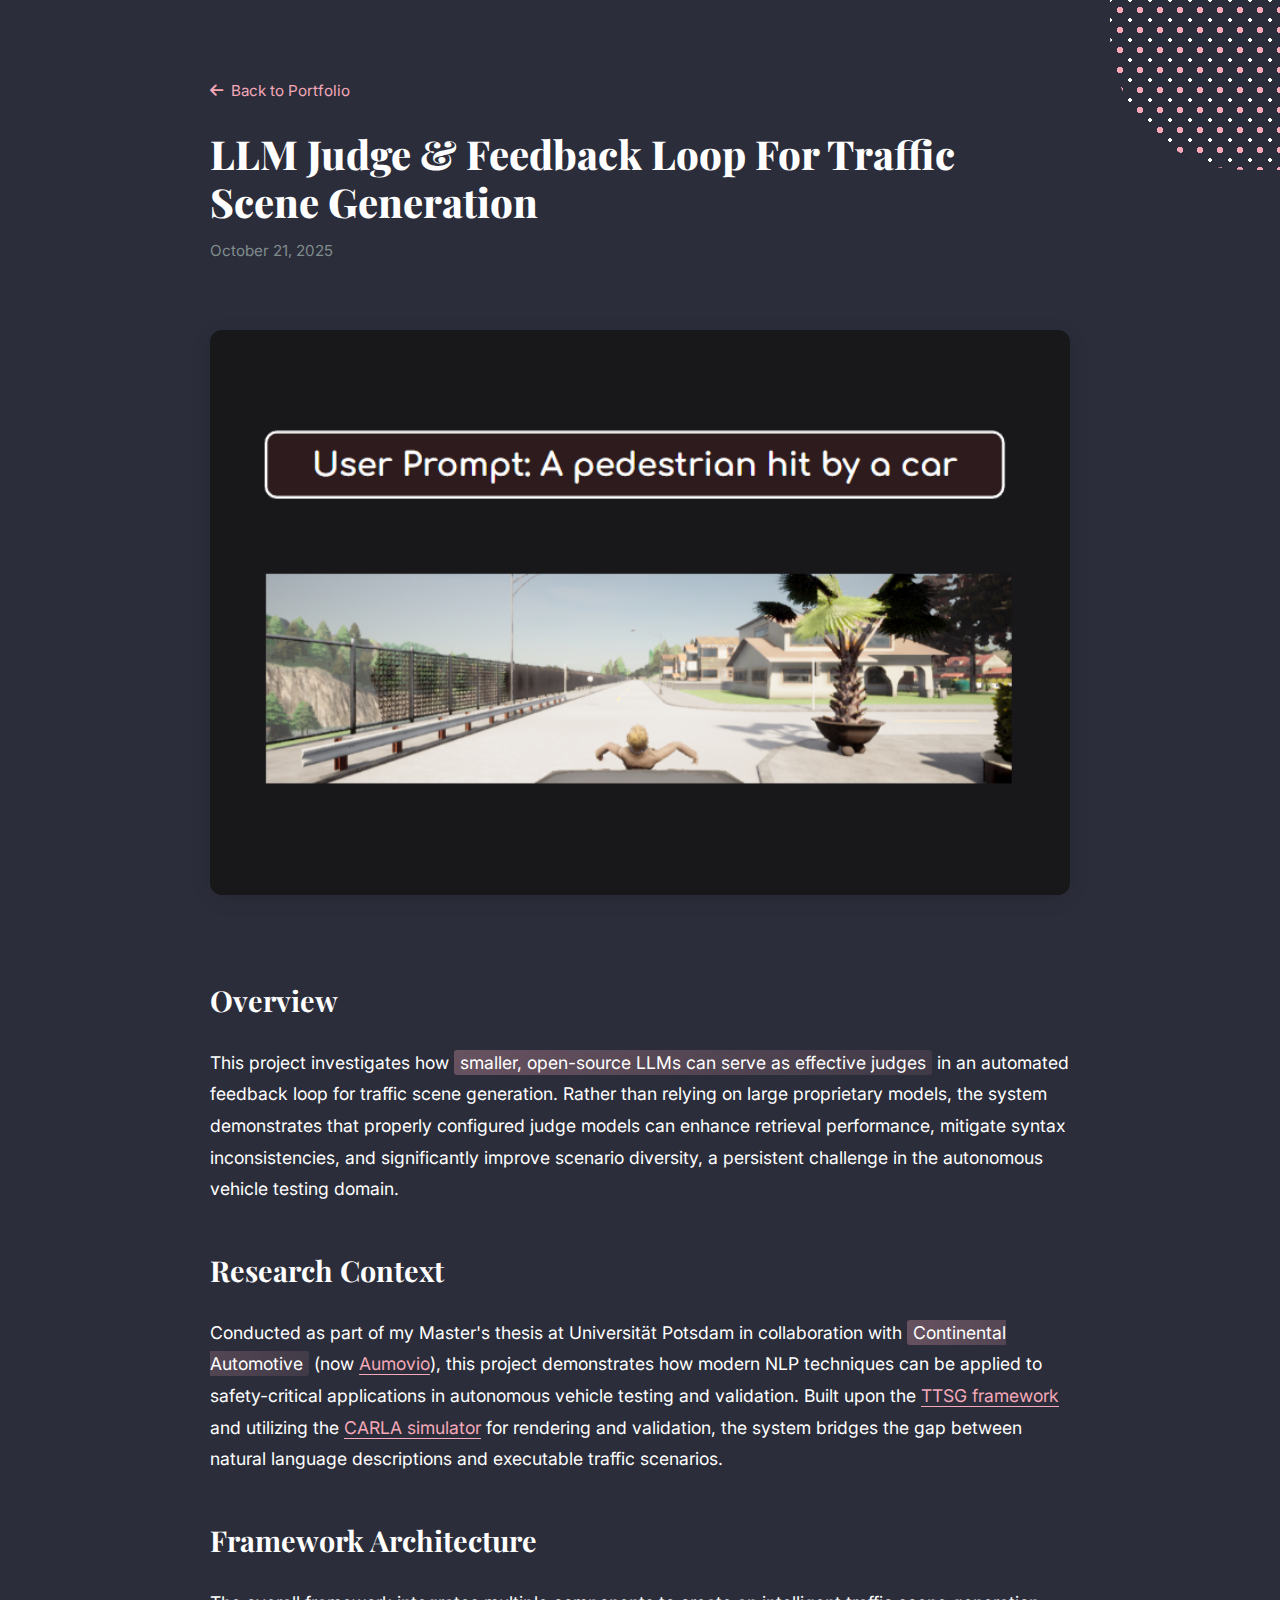
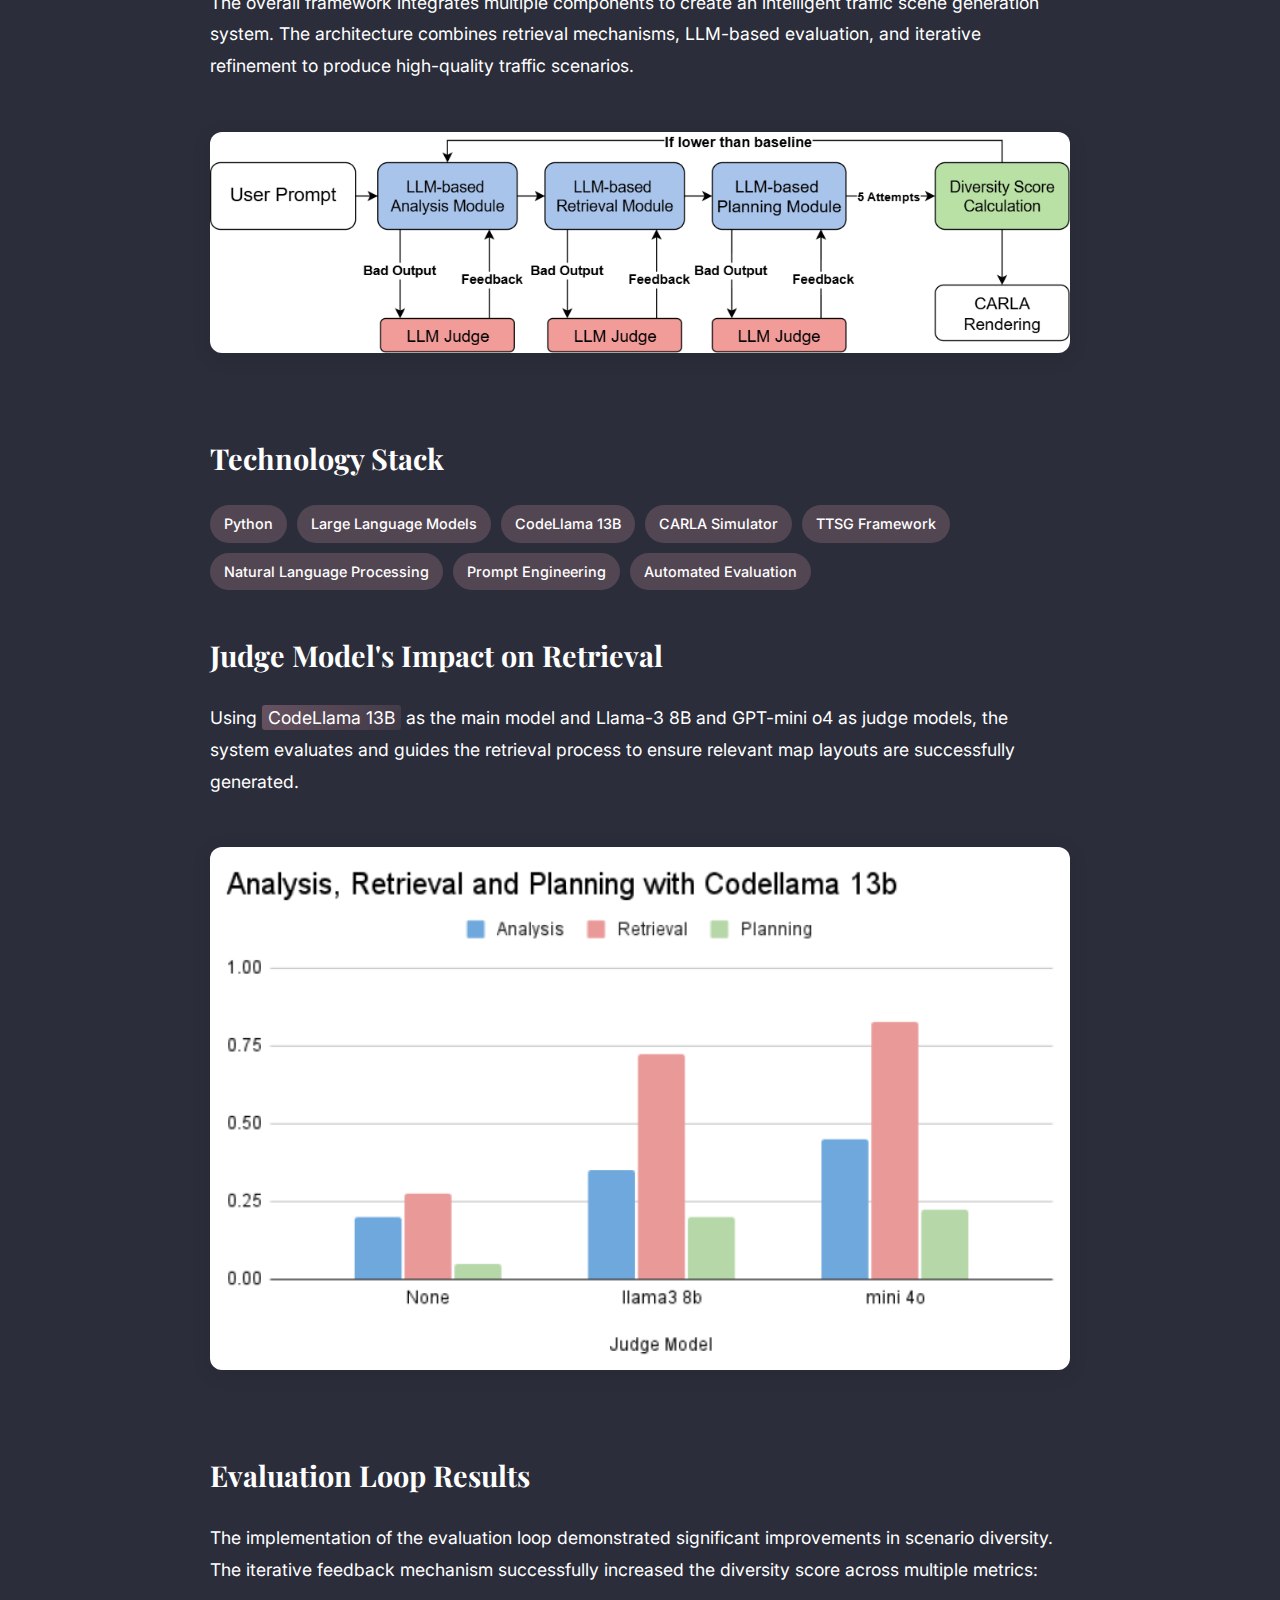
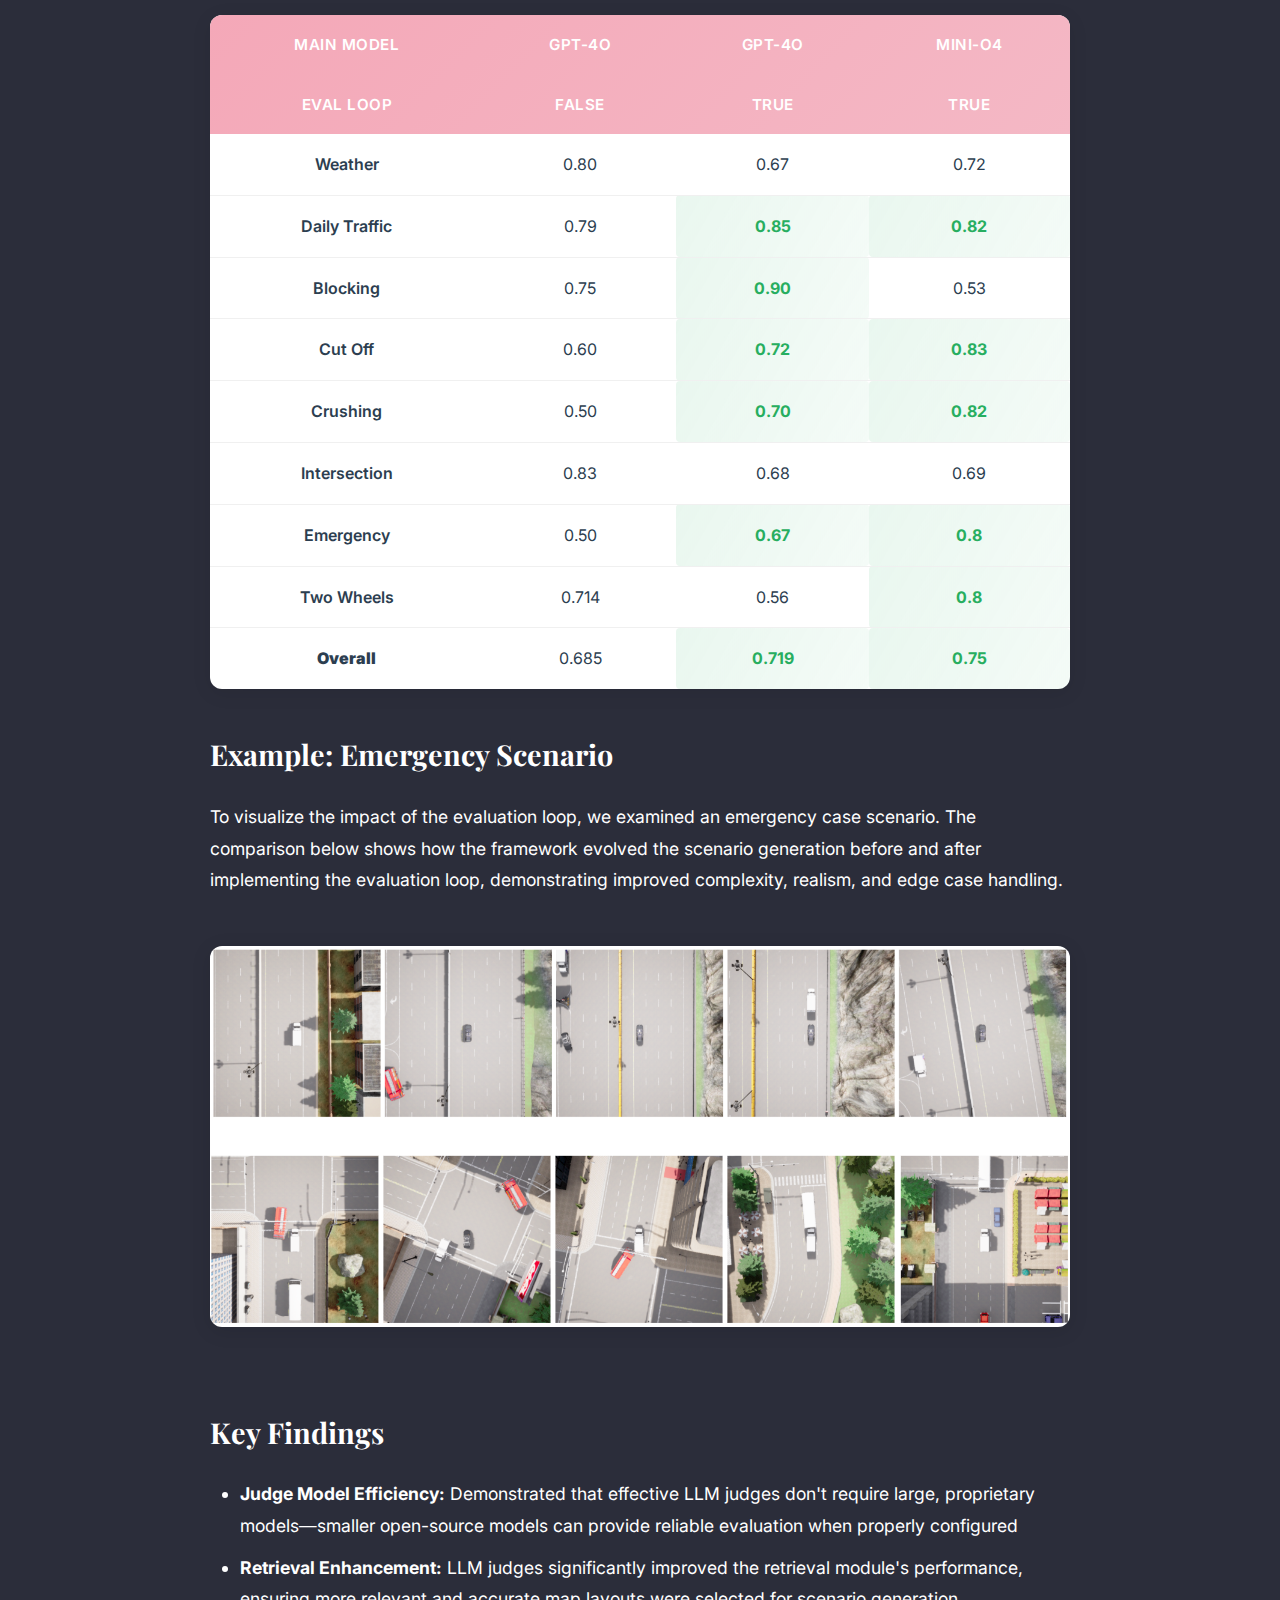
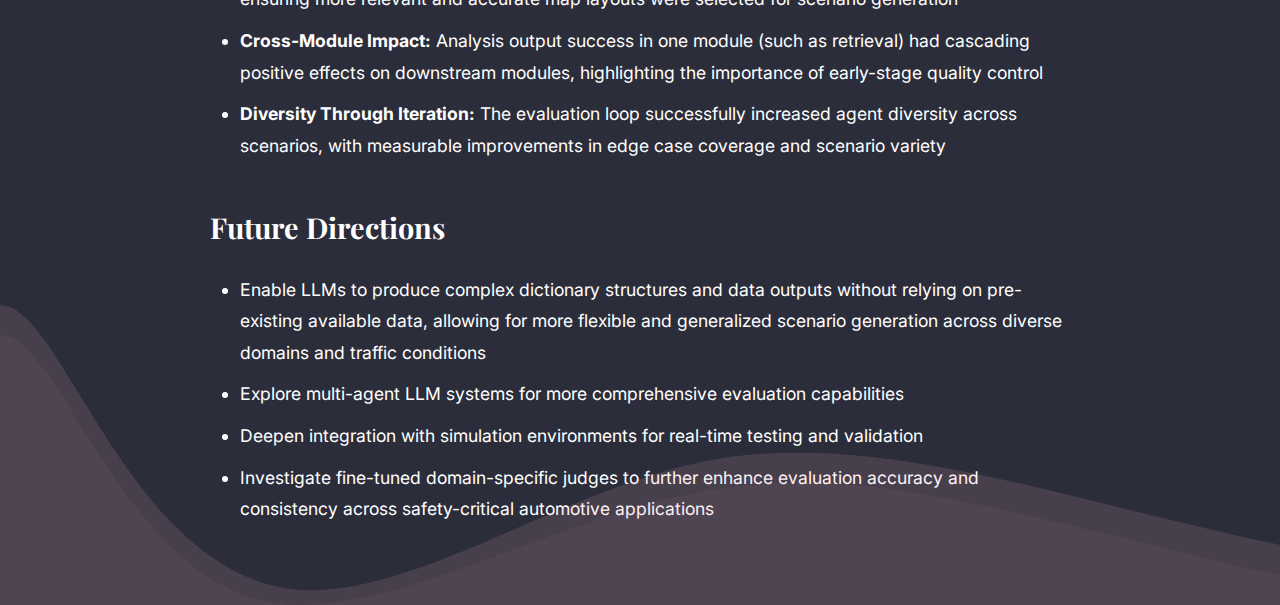
<file: master-thesis.html>
<!DOCTYPE html>
<html lang="en">
<head>
    <meta charset="UTF-8">
    <meta name="viewport" content="width=device-width, initial-scale=1.0">
    <meta name="description" content="LLM Judge & Feedback Loop For Traffic Scene Generation">
    <title>Master Thesis - Eszter's Portfolio</title>
    <link rel="stylesheet" href="css/base.css">
    <link rel="stylesheet" href="css/layout.css">
    <link rel="stylesheet" href="css/utils/decorative.css">
    <link rel="stylesheet" href="css/utils/responsive.css">
    <link rel="stylesheet" href="https://cdnjs.cloudflare.com/ajax/libs/font-awesome/6.4.0/css/all.min.css">
    <link rel="preconnect" href="https://fonts.googleapis.com">
    <link rel="preconnect" href="https://fonts.gstatic.com" crossorigin>
    <link href="https://fonts.googleapis.com/css2?family=Inter:wght@400;500;600;700&family=Playfair+Display:wght@700;800&display=swap" rel="stylesheet">
    <style>
        body {
            font-family: 'Inter', -apple-system, BlinkMacSystemFont, 'Segoe UI', sans-serif;
        }

        .blog-post {
            max-width: 900px;
            margin: 0 auto;
            padding: 80px 20px 60px;
        }

        .back-link {
            display: inline-flex;
            align-items: center;
            gap: 8px;
            color: #f4a8b8;
            text-decoration: none;
            font-size: 0.95rem;
            margin-bottom: 30px;
            transition: transform 0.2s ease;
        }

        .back-link:hover {
            transform: translateX(-5px);
        }

        .post-header {
            margin-bottom: 40px;
        }

        .post-title {
            font-size: 2.5rem;
            color: white;
            margin-bottom: 15px;
            line-height: 1.2;
            font-family: 'Playfair Display', Georgia, serif;
            font-weight: 800;
        }

        .post-meta {
            color: #7f8c8d;
            font-size: 0.95rem;
        }

        .post-image {
            width: 100%;
            border-radius: 12px;
            margin: 30px 0;
            box-shadow: 0 4px 20px rgba(0, 0, 0, 0.1);
        }

        .post-content {
            font-size: 1.1rem;
            line-height: 1.8;
            color: white;
        }

        .post-content h2 {
            font-size: 1.8rem;
            color: white;
            margin: 40px 0 20px;
            font-family: 'Playfair Display', Georgia, serif;
            font-weight: 700;
        }

        .post-content h3 {
            font-size: 1.4rem;
            color: white;
            margin: 30px 0 15px;
            font-family: 'Playfair Display', Georgia, serif;
            font-weight: 700;
        }

        .post-content p {
            margin-bottom: 20px;
        }

        .post-content ul, .post-content ol {
            margin: 20px 0;
            padding-left: 30px;
        }

        .post-content li {
            margin-bottom: 10px;
        }

        .highlight {
            background: linear-gradient(120deg, rgba(244, 168, 184, 0.3) 0%, rgba(244, 168, 184, 0.1) 100%);
            padding: 2px 6px;
            border-radius: 3px;
        }

        .tech-stack {
            display: flex;
            flex-wrap: wrap;
            gap: 10px;
            margin: 20px 0;
        }

        .tech-tag {
            background: rgba(244, 168, 184, 0.2);
            color: white;
            padding: 6px 14px;
            border-radius: 20px;
            font-size: 0.9rem;
            font-weight: 500;
        }

        .results-table-wrapper {
            overflow-x: auto;
            margin: 30px 0;
            border-radius: 12px;
            box-shadow: 0 4px 20px rgba(0, 0, 0, 0.08);
        }

        .results-table {
            width: 100%;
            border-collapse: collapse;
            background: white;
            font-size: 1rem;
        }

        .results-table thead {
            background: linear-gradient(135deg, #f4a8b8 0%, #f4b8c5 100%);
            color: white;
        }

        .results-table th {
            padding: 16px 20px;
            text-align: center;
            font-weight: 600;
            font-size: 0.95rem;
            text-transform: uppercase;
            letter-spacing: 0.5px;
        }

        .results-table tbody tr {
            border-bottom: 1px solid #f0f0f0;
            transition: background-color 0.2s ease;
        }

        .results-table tbody tr:hover {
            background-color: rgba(244, 168, 184, 0.05);
        }

        .results-table tbody tr:last-child {
            border-bottom: none;
        }

        .results-table td {
            padding: 16px 20px;
            color: #2c3e50;
            text-align: center;
        }

        .results-table td:first-child {
            font-weight: 600;
            color: #2c3e50;
        }

        .results-table .positive {
            color: #27ae60;
            font-weight: 700;
            background: linear-gradient(120deg, rgba(39, 174, 96, 0.1) 0%, rgba(39, 174, 96, 0.05) 100%);
            padding: 4px 8px;
            border-radius: 4px;
        }

        @media (max-width: 768px) {
            .post-title {
                font-size: 2rem;
            }

            .post-content {
                font-size: 1rem;
            }

            .results-table th,
            .results-table td {
                padding: 12px 10px;
                font-size: 0.9rem;
            }

            .results-table th {
                font-size: 0.85rem;
            }
        }
    </style>
</head>
<body>
    <div class="decorative-dots top-right"></div>

    <article class="blog-post">
        <a href="index.html" class="back-link">
            <i class="fas fa-arrow-left"></i>
            Back to Portfolio
        </a>

        <header class="post-header">
            <h1 class="post-title">LLM Judge & Feedback Loop For Traffic Scene Generation</h1>
            <p class="post-meta">
                <time datetime="2025-10-21">October 21, 2025</time>
            </p>
        </header>

        <div class="post-content">
            <img src="img/master_thesis_thumbnail.PNG" alt="Master Thesis Project" class="post-image">
            
            <h2>Overview</h2>
            <p>
                This project investigates how <span class="highlight">smaller, open-source LLMs can serve as effective judges</span> 
                in an automated feedback loop for traffic scene generation. Rather than relying on large proprietary models, 
                the system demonstrates that properly configured judge models can enhance retrieval performance, mitigate syntax 
                inconsistencies, and significantly improve scenario diversity, a persistent challenge in the autonomous vehicle 
                testing domain.
            </p>
            <h2>Research Context</h2>
            <p>
                Conducted as part of my Master's thesis at Universität Potsdam in collaboration with 
                <span class="highlight">Continental Automotive</span> (now <a href="https://www.aumovio.com/" target="_blank" style="color: #f4a8b8; text-decoration: none; border-bottom: 1px solid #f4a8b8;">Aumovio</a>), 
                this project demonstrates how modern NLP techniques can be applied to safety-critical applications in autonomous vehicle testing and validation. 
                Built upon the <a href="https://github.com/basiclab/TTSG" target="_blank" style="color: #f4a8b8; text-decoration: none; border-bottom: 1px solid #f4a8b8;">TTSG framework</a> 
                and utilizing the <a href="https://carla.org/" target="_blank" style="color: #f4a8b8; text-decoration: none; border-bottom: 1px solid #f4a8b8;">CARLA simulator</a> 
                for rendering and validation, the system bridges the gap between natural language descriptions and executable traffic scenarios.
            </p>

            <h2>Framework Architecture</h2>
            <p>
                The overall framework integrates multiple components to create an intelligent traffic scene generation system. 
                The architecture combines retrieval mechanisms, LLM-based evaluation, and iterative refinement to produce 
                high-quality traffic scenarios.
            </p>
            <img src="img/new_thesis_framework.png" alt="Overall Framework Architecture" class="post-image">

            <h2>Technology Stack</h2>
            <div class="tech-stack">
                <span class="tech-tag">Python</span>
                <span class="tech-tag">Large Language Models</span>
                <span class="tech-tag">CodeLlama 13B</span>
                <span class="tech-tag">CARLA Simulator</span>
                <span class="tech-tag">TTSG Framework</span>
                <span class="tech-tag">Natural Language Processing</span>
                <span class="tech-tag">Prompt Engineering</span>
                <span class="tech-tag">Automated Evaluation</span>
            </div>

            <h2>Judge Model's Impact on Retrieval</h2>
            <p>
                Using <span class="highlight">CodeLlama 13B</span> as the main model and Llama-3 8B and GPT-mini o4 as judge models, 
                the system evaluates and guides the retrieval process to ensure relevant map layouts are successfully generated.
            </p>
            <img src="img/judge_model with codellama13b.PNG" alt="Judge Model with CodeLlama 13B" class="post-image">

            <h2>Evaluation Loop Results</h2>
            <p>
                The implementation of the evaluation loop demonstrated significant improvements in scenario diversity. 
                The iterative feedback mechanism successfully increased the diversity score across multiple metrics:
            </p>
            
            <div class="results-table-wrapper">
                <table class="results-table">
                    <thead>
                        <tr>
                            <th>Main Model</th>
                            <th>GPT-4o</th>
                            <th>GPT-4o</th>
                            <th>mini-o4</th>
                        </tr>
                        <tr>
                            <th>Eval Loop</th>
                            <th>FALSE</th>
                            <th>TRUE</th>
                            <th>TRUE</th>
                        </tr>
                    </thead>
                    <tbody>
                        <tr>
                            <td>Weather</td>
                            <td>0.80</td>
                            <td>0.67</td>
                            <td>0.72</td>
                        </tr>
                        <tr>
                            <td>Daily Traffic</td>
                            <td>0.79</td>
                            <td class="positive">0.85</td>
                            <td class="positive">0.82</td>
                        </tr>
                        <tr>
                            <td>Blocking</td>
                            <td>0.75</td>
                            <td class="positive">0.90</td>
                            <td>0.53</td>
                        </tr>
                        <tr>
                            <td>Cut Off</td>
                            <td>0.60</td>
                            <td class="positive">0.72</td>
                            <td class="positive">0.83</td>
                        </tr>
                        <tr>
                            <td>Crushing</td>
                            <td>0.50</td>
                            <td class="positive">0.70</td>
                            <td class="positive">0.82</td>
                        </tr>
                        <tr>
                            <td>Intersection</td>
                            <td>0.83</td>
                            <td>0.68</td>
                            <td>0.69</td>
                        </tr>
                        <tr>
                            <td>Emergency</td>
                            <td>0.50</td>
                            <td class="positive">0.67</td>
                            <td class="positive">0.8</td>
                        </tr>
                        <tr>
                            <td>Two Wheels</td>
                            <td>0.714</td>
                            <td>0.56</td>
                            <td class="positive">0.8</td>
                        </tr>
                        <tr>
                            <td><strong>Overall</strong></td>
                            <td>0.685</td>
                            <td class="positive">0.719</td>
                            <td class="positive">0.75</td>
                        </tr>
                    </tbody>
                </table>
            </div>

            <h2>Example: Emergency Scenario</h2>
            <p>
                To visualize the impact of the evaluation loop, we examined an emergency case scenario. The comparison below 
                shows how the framework evolved the scenario generation before and after implementing the evaluation loop, 
                demonstrating improved complexity, realism, and edge case handling.
            </p>
            <img src="img/emergency_before_after.PNG" alt="Emergency Scenario: Before vs After Evaluation Loop" class="post-image">

            <h2>Key Findings</h2>
            <ul>
                <li><strong>Judge Model Efficiency:</strong> Demonstrated that effective LLM judges don't require large, proprietary models—smaller open-source models can provide reliable evaluation when properly configured</li>
                <li><strong>Retrieval Enhancement:</strong> LLM judges significantly improved the retrieval module's performance, ensuring more relevant and accurate map layouts were selected for scenario generation</li>
                <li><strong>Cross-Module Impact:</strong> Analysis output success in one module (such as retrieval) had cascading positive effects on downstream modules, highlighting the importance of early-stage quality control</li>
                <li><strong>Diversity Through Iteration:</strong> The evaluation loop successfully increased agent diversity across scenarios, with measurable improvements in edge case coverage and scenario variety</li>
            </ul>



            <h2>Future Directions</h2>
            <ul>
                <li>Enable LLMs to produce complex dictionary structures and data outputs without relying on pre-existing available data, allowing for more flexible and generalized scenario generation across diverse domains and traffic conditions</li>
                <li>Explore multi-agent LLM systems for more comprehensive evaluation capabilities</li>
                <li>Deepen integration with simulation environments for real-time testing and validation</li>
                <li>Investigate fine-tuned domain-specific judges to further enhance evaluation accuracy and consistency across safety-critical automotive applications</li>
            </ul>
        </div>
    </article>

    <svg class="decorative-wave" viewBox="0 0 1200 200" preserveAspectRatio="none" style="margin-top: 60px;">
        <path d="M 0 0 C 60 0 120 180 280 190 C 400 195 550 110 700 100 C 850 90 1000 130 1200 160 L 1200 200 L 0 200 Z" 
              fill="rgba(244, 168, 184, 0.15)"/>
        <path d="M 0 20 C 60 20 120 200 280 200 C 400 200 550 130 700 120 C 850 110 1000 150 1200 180 L 1200 200 L 0 200 Z" 
              fill="rgba(244, 168, 184, 0.08)" opacity="0.6"/>
    </svg>
</body>
</html>
</file>
<file: css/layout.css>
/* Layout Styles */

.container {
    max-width: 1400px;
    margin: 0 auto;
    padding: 0 2rem;
}

/* Hero Section */
.hero-section {
    flex: 1;
    display: flex;
    align-items: center;
    justify-content: center;
    padding: 4rem 0;
    position: relative;
    z-index: 2;
}

.hero-content {
    display: flex;
    align-items: center;
    justify-content: center;
    gap: 4rem;
    max-width: 1200px;
}

/* Articles Section */
.articles-section {
    padding: 5rem 0 8rem;
    background-color: var(--dark-bg);
    position: relative;
    z-index: 2;
    overflow: hidden;
}

.section-header {
    text-align: center;
    margin-bottom: 4rem;
}

.section-header h2 {
    font-size: 3rem;
    margin-bottom: 1rem;
    font-family: 'Courier New', Courier, monospace;
}
</file>
<file: css/components/hero.css>
/* Hero Text Content */

.text-content {
    text-align: left;
}

.main-heading {
    font-size: 5rem;
    line-height: 1;
    margin-bottom: 1.5rem;
    font-family: 'Courier New', Courier, monospace;
    font-weight: bold;
}

.subtitle {
    font-size: 1.1rem;
    line-height: 1.8;
    color: var(--white-text);
    margin-bottom: 2rem;
}

.highlight {
    color: var(--white);
    font-weight: bold;
}

.action-links {
    display: flex;
    align-items: center;
    gap: 1.5rem;
}

.cta-button {
    display: inline-block;
    background-color: var(--pink);
    color: var(--dark-bg);
    padding: 1rem 2.5rem;
    border-radius: 30px;
    text-decoration: none;
    font-weight: bold;
    font-size: 1rem;
    transition: all 0.3s ease;
    letter-spacing: 1px;
}

.cta-button:hover {
    background-color: var(--pink-light);
    transform: translateY(-2px);
    box-shadow: 0 5px 15px rgba(244, 168, 184, 0.3);
}

.social-icons {
    display: flex;
    gap: 1rem;
}

.social-icons a {
    color: var(--pink);
    font-size: 2rem;
    transition: all 0.3s ease;
    display: flex;
    align-items: center;
    justify-content: center;
    text-decoration: none;
}

.social-icons a:hover {
    color: var(--pink-light);
    transform: translateY(-3px);
    box-shadow: 0 5px 15px rgba(244, 168, 184, 0.3);
}

/* Scroll Down Button */
.scroll-down {
    position: absolute;
    bottom: 3rem;
    left: 50%;
    transform: translateX(-50%);
    display: flex;
    flex-direction: row;
    align-items: center;
    gap: 1rem;
    text-decoration: none;
    z-index: 10;
    transition: opacity 0.3s ease;
}

.paw-icon {
    width: 60px;
    height: 60px;
    filter: drop-shadow(0 4px 8px rgba(0, 0, 0, 0.2));
    transform: rotate(-45deg);
    animation: pawBounce 2s ease-in-out infinite;
}

.scroll-down:hover .paw-icon {
    transform: rotate(-45deg) scale(1.1);
}

.scroll-arrows {
    color: var(--pink);
    font-size: 1.5rem;
    animation: arrowBounce 2s ease-in-out infinite;
}

@keyframes pawBounce {
    0%, 20%, 50%, 80%, 100% {
        transform: rotate(-45deg) translateY(0);
    }
    40% {
        transform: rotate(-45deg) translateY(-15px);
    }
    60% {
        transform: rotate(-45deg) translateY(-8px);
    }
}

@keyframes arrowBounce {
    0%, 20%, 50%, 80%, 100% {
        transform: translateY(0);
    }
    40% {
        transform: translateY(-15px);
    }
    60% {
        transform: translateY(-8px);
    }
}
</file>
<file: css/components/character.css>
/* Character Component */

.character-wrapper {
    position: relative;
}

.pink-circle {
    width: 400px;
    height: 400px;
    background-color: #d9d9d9;
    border-radius: 50%;
    position: relative;
    display: flex;
    align-items: center;
    justify-content: center;
    border: 8px solid var(--white);
    overflow: hidden;
}

.profile-image {
    width: 100%;
    height: 100%;
    object-fit: cover;
    object-position: center;
    display: block;
}
</file>
<file: css/components/articles.css>
/* Articles Component */

.articles-grid {
    display: grid;
    grid-template-columns: repeat(3, 1fr);
    gap: 2rem;
    max-width: 1200px;
    margin: 0 auto;
    align-items: end;
    margin-top: 3rem;
}

.article-card:first-child {
    transform: translateY(-40px);
    order: 2;
}

.article-card:first-child:hover {
    transform: translateY(-50px);
}

.article-card:nth-child(2) {
    order: 1;
    transform: translateY(60px);
}

.article-card:nth-child(2):hover {
    transform: translateY(50px);
}

.article-card:nth-child(3) {
    order: 3;
    transform: translateY(60px);
}

.article-card:nth-child(3):hover {
    transform: translateY(50px);
}

.article-card {
    background-color: rgba(255, 255, 255, 0.05);
    border-radius: 15px;
    overflow: hidden;
    transition: all 0.3s ease;
    backdrop-filter: blur(10px);
}

.article-card:hover {
    transform: translateY(-10px);
    background-color: rgba(255, 255, 255, 0.08);
}

.article-image {
    width: 100%;
    height: 200px;
    overflow: hidden;
}

.article-image img {
    width: 100%;
    height: 100%;
    object-fit: cover;
    transition: transform 0.3s ease;
}

.article-card:hover .article-image img {
    transform: scale(1.1);
}

.article-content {
    padding: 2rem;
    text-align: center;
}

.article-content h3 {
    font-size: 1.3rem;
    margin-bottom: 0.5rem;
    color: var(--white);
}

.article-date {
    color: var(--gray-text);
    font-size: 0.9rem;
    margin-bottom: 1.5rem;
}

.read-more {
    display: inline-block;
    color: var(--pink);
    text-decoration: none;
    font-weight: bold;
    position: relative;
    padding: 0 2rem;
    transition: all 0.3s ease;
}

.read-more::before,
.read-more::after {
    content: '—';
    position: absolute;
    color: var(--pink);
    transition: all 0.3s ease;
}

.read-more::before {
    left: 0;
}

.read-more::after {
    right: 0;
}

.read-more:hover {
    color: var(--pink-light);
}

.read-more:hover::before,
.read-more:hover::after {
    color: var(--pink-light);
}
</file>
<file: css/utils/decorative.css>
/* Decorative Elements */

.decorative-dots {
    position: absolute;
    width: 170px;
    height: 170px;
    z-index: 100;
}

.decorative-dots.top-right { 
    top: 0;
    right: 0;
    background: 
        radial-gradient(circle, var(--pink) 3px, transparent 3px),
        radial-gradient(circle, var(--white) 2px, transparent 2px);
    background-size: 20px 20px, 20px 20px;
    background-position: 0 0, 10px 10px;
    border-bottom-left-radius: 80%;
}

.decorative-wave {
    position: absolute;
    bottom: 0;
    left: 0;
    width: 100%;
    height: 300px;
    z-index: 50;
    pointer-events: none;
}
</file>
<file: css/utils/responsive.css>
/* Responsive Design */

@media (max-width: 1024px) {
    .hero-content {
        flex-direction: column;
        gap: 3rem;
    }

    .text-content {
        text-align: center;
    }

    .action-links {
        justify-content: center;
    }

    .main-heading {
        font-size: 4rem;
    }

    .pink-circle {
        width: 350px;
        height: 350px;
    }

    .articles-grid {
        grid-template-columns: repeat(2, 1fr);
    }

    .article-card:first-child,
    .article-card:nth-child(2),
    .article-card:nth-child(3) {
        transform: translateY(0) !important;
        order: unset !important;
    }

    .article-card:first-child:hover,
    .article-card:nth-child(2):hover,
    .article-card:nth-child(3):hover {
        transform: translateY(-10px) !important;
    }
}

@media (max-width: 768px) {
    .main-heading {
        font-size: 3rem;
    }

    .pink-circle {
        width: 300px;
        height: 300px;
    }

    .ninja-cat {
        width: 200px;
        height: 240px;
    }

    .subtitle {
        font-size: 1rem;
    }
}

@media (max-width: 480px) {
    .main-heading {
        font-size: 2.5rem;
    }

    .pink-circle {
        width: 250px;
        height: 250px;
    }

    .articles-grid {
        grid-template-columns: 1fr;
    }

    .section-header h2 {
        font-size: 2rem;
    }
}
</file>
<file: css/base.css>
/* Base Styles - Reset and Variables */

* {
    margin: 0;
    padding: 0;
    box-sizing: border-box;
}

:root {
    --dark-bg: #2b2d3a;
    --pink: #f4a8b8;
    --pink-light: #ffc6d3;
    --white: #ffffff;
    --gray-text: #8b8d98;
}

body {
    font-family: 'Courier New', Courier, monospace;
    position: relative;
    background-color: var(--dark-bg);
    color: var(--white);
    overflow-x: hidden;
    min-height: 100vh;
    display: flex;
    flex-direction: column;
    cursor: pointer;
}

/* Custom cursor for links */
a {
    cursor: url('../img/cat_cursor.png'), pointer;
}

/* Cursor follower paw */
#cursor-paw {
    position: fixed;
    width: 80px;
    height: 80px;
    pointer-events: none;
    z-index: 9998;
    opacity: 0.3;
    transition: opacity 0.2s ease;
}

#cursor-paw.hidden {
    opacity: 0;
}

/* Cat paw click animation */
.click-paw {
    position: absolute;
    width: 100px;
    height: 100px;
    pointer-events: none;
    transform: translate(-50%, -50%) scale(0) scaleX(var(--random-flip, 1)) rotate(var(--random-rotation, -20deg));
    animation: highFive 0.6s ease-out forwards;
    z-index: 9999;
}

@keyframes highFive {
    0% {
        transform: translate(-50%, -50%) scale(0) scaleX(var(--random-flip, 1)) rotate(var(--random-rotation, -20deg));
        opacity: 1;
    }
    50% {
        transform: translate(-50%, -50%) scale(1.2) scaleX(var(--random-flip, 1)) rotate(calc(var(--random-rotation, -20deg) + 5deg));
        opacity: 1;
    }
    100% {
        transform: translate(-50%, -50%) scale(0.8) scaleX(var(--random-flip, 1)) rotate(var(--random-rotation, -20deg));
        opacity: 0;
    }
}
</file>
